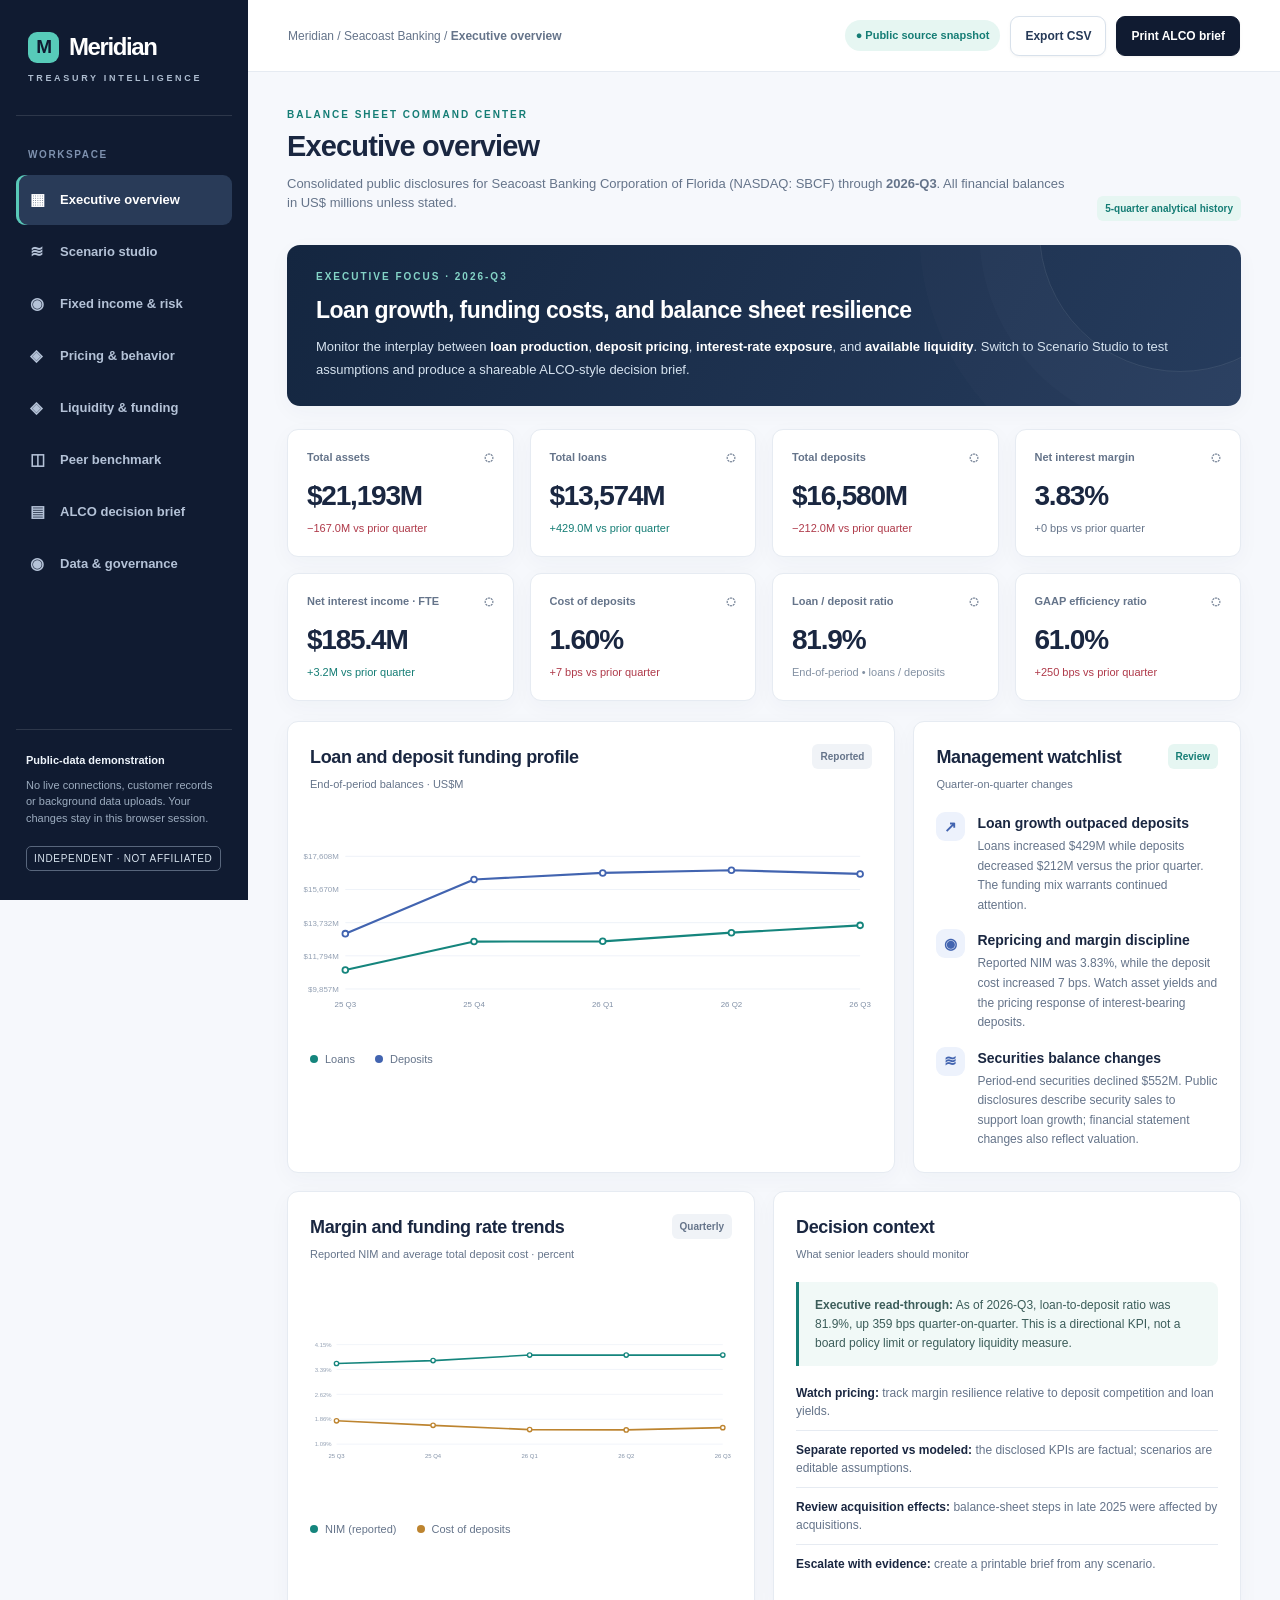
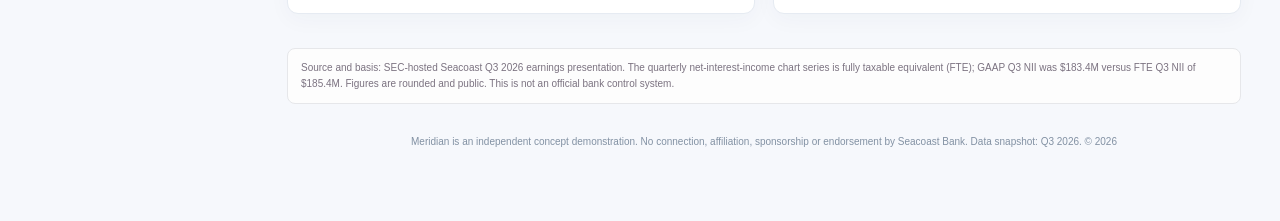
<file: dashboard.html>
<!doctype html><html lang="en"><head><meta charset="utf-8"><meta name="viewport" content="width=device-width, initial-scale=1"><title>Meridian | Seacoast Treasury Intelligence</title><meta name="description" content="Independent executive demo with verified public Seacoast banking disclosures, interest rate scenarios, funding stress and ALCO briefing."><style>:root{--navy:#101b31;--navy2:#172540;--ink:#1a2741;--sub:#65748a;--muted:#8391a3;--paper:#f6f8fc;--white:#fff;--line:#e6ebf2;--teal:#157d75;--tealSoft:#e6f6f2;--blue:#4264b0;--blueSoft:#edf2fc;--amber:#ae711d;--amberSoft:#fff5dd;--red:#af3a4a;--redSoft:#fcebee;--shadow:0 6px 22px rgba(32,50,81,.035)}
*{box-sizing:border-box}body{margin:0;background:var(--paper);font-family:Inter,-apple-system,BlinkMacSystemFont,"Segoe UI",Arial,sans-serif;color:var(--ink);font-size:14px;line-height:1.5}button,input,select{font:inherit}button{cursor:pointer}a{color:#205e97;text-decoration:none}a:hover{text-decoration:underline}button:focus-visible,input:focus-visible,select:focus-visible{outline:3px solid #77c9c1;outline-offset:2px}
.layout{display:grid;grid-template-columns:248px minmax(0,1fr);min-height:100vh}.sidebar{background:var(--navy);color:#cad5e4;padding:29px 16px;min-height:100vh;position:sticky;top:0;align-self:start;display:flex;flex-direction:column}.brand{padding:0 12px 29px;border-bottom:1px solid rgba(255,255,255,.12);margin-bottom:24px}.brand-logo{font-weight:850;font-size:24px;letter-spacing:-1.4px;color:#fff;display:flex;align-items:center;gap:10px}.mark{display:inline-grid;place-items:center;border-radius:9px;background:#57cbb9;width:31px;height:31px;color:var(--navy);font-size:19px;font-weight:900}.brand-cap{font-size:9px;letter-spacing:2.7px;text-transform:uppercase;color:#aebdd0;font-weight:750;margin-top:7px}.side-label{font-size:10px;letter-spacing:1.6px;font-weight:800;color:#7e91ae;text-transform:uppercase;margin:7px 12px 11px}.nav-btn{display:flex;align-items:center;gap:12px;width:100%;padding:13px 14px;margin:2px 0;border:0;border-radius:9px;color:#b4c2d7;background:transparent;text-align:left;font-weight:650;font-size:13px}.nav-btn.active{background:#293b58;color:#fff;box-shadow:inset 3px 0 #59c9b8}.nav-btn:hover{background:#243451;color:#fff}.nav-btn svg{width:18px;height:18px;stroke-width:1.8}.side-bottom{margin-top:auto;border-top:1px solid rgba(255,255,255,.12);padding:22px 10px 0;font-size:11px;color:#9cacbf}.side-bottom strong{color:#eef4fb}.demo-flag{margin-top:12px;display:inline-block;border:1px solid #58667c;border-radius:5px;padding:4px 7px;color:#d8e4ef;letter-spacing:.7px;font-size:10px}.workspace{min-width:0}.topbar{height:72px;background:#fff;border-bottom:1px solid var(--line);display:flex;align-items:center;justify-content:space-between;padding:0 40px;gap:12px}.crumb{font-size:12px;color:var(--sub)}.top-actions{display:flex;align-items:center;gap:10px}.status{font-weight:650;color:var(--teal);font-size:11px;background:var(--tealSoft);padding:7px 11px;border-radius:50px;white-space:nowrap}.btn{border:1px solid #d8e1eb;border-radius:9px;background:#fff;color:#253957;padding:10px 14px;font-size:12px;font-weight:750;box-shadow:0 1px 3px #ddd5}.btn:hover{background:#f0f4f8;text-decoration:none}.btn.primary{background:var(--navy);border-color:var(--navy);color:#fff}.btn.primary:hover{background:var(--navy2)}.btn.small{padding:8px 11px;font-size:11px}.content{max-width:1450px;margin:auto;padding:35px 39px 72px}.view{display:none}.view.active{display:block}.eyebrow{text-transform:uppercase;letter-spacing:2px;color:var(--teal);font-size:10px;font-weight:850;margin:0 0 7px}.page-head{display:flex;justify-content:space-between;align-items:flex-end;gap:20px;margin-bottom:24px}h1{margin:0;font-size:29px;letter-spacing:-.85px;line-height:1.2;font-weight:790}h2{font-size:18px;margin:0;letter-spacing:-.35px}h3{font-size:14px;margin:0;font-weight:800}p{margin:8px 0}.subtitle{color:var(--sub);max-width:900px;margin-top:10px;font-size:13px}.smallprint{font-size:11px;color:var(--muted)}.badge{font-size:10px;font-weight:750;color:var(--sub);background:#f0f3f7;border-radius:6px;padding:5px 8px;white-space:nowrap}.badge.teal{color:var(--teal);background:var(--tealSoft)}.badge.amber{color:var(--amber);background:var(--amberSoft)}.badge.red{color:var(--red);background:var(--redSoft)}
.hero{background:linear-gradient(118deg,#142640,#263c5d);border-radius:13px;padding:24px 29px;color:white;position:relative;overflow:hidden;box-shadow:var(--shadow);margin-bottom:23px}.hero:after{content:'';width:280px;height:280px;position:absolute;border:1px solid rgba(255,255,255,.09);border-radius:50%;right:-80px;top:-155px;box-shadow:0 0 0 60px rgba(255,255,255,.017),0 0 0 120px rgba(255,255,255,.012)}.hero .tag{font-size:10px;text-transform:uppercase;letter-spacing:2px;color:#84d4c7;font-weight:800}.hero h2{font-size:23px;letter-spacing:-.55px;margin:9px 0}.hero p{font-size:13px;line-height:1.75;color:#d6e3f0;max-width:880px;margin-bottom:0}.hero strong{color:#fff}.cols{display:grid;grid-template-columns:1fr 1fr;gap:18px}.cols.wide{grid-template-columns:1.3fr .7fr}.cols.wide-r{grid-template-columns:.77fr 1.23fr}.stat-grid{display:grid;grid-template-columns:repeat(4,minmax(0,1fr));gap:16px;margin-bottom:20px}.stat-grid.three{grid-template-columns:repeat(3,1fr)}.stat{background:#fff;border-radius:11px;border:1px solid var(--line);box-shadow:var(--shadow);padding:19px 19px 15px;min-height:128px}.stat-title{display:flex;justify-content:space-between;align-items:center;font-size:11px;color:var(--sub);font-weight:700}.stat-num{font-size:28px;font-weight:790;letter-spacing:-1.2px;line-height:1.28;margin-top:13px}.stat-foot{color:var(--muted);font-size:11px;margin-top:6px}.stat-foot strong{font-weight:800}.positive{color:var(--teal)!important}.negative{color:var(--red)!important}.neutral{color:var(--sub)!important}
.panel{background:#fff;border:1px solid var(--line);border-radius:11px;box-shadow:var(--shadow);padding:22px;margin-bottom:18px;min-width:0}.panel-head{display:flex;align-items:flex-start;justify-content:space-between;margin-bottom:20px;gap:12px}.panel-sub{font-size:11px;color:var(--sub);margin-top:5px}.chart-holder{min-height:220px}.chart-holder svg{width:100%;height:235px;display:block;overflow:visible}.legend{display:flex;flex-wrap:wrap;gap:20px;color:var(--sub);font-size:11px;margin-top:4px}.swatch{width:8px;height:8px;border-radius:50%;display:inline-block;margin-right:7px}.hr{border:0;border-top:1px solid var(--line);margin:18px 0}.brief-row{display:flex;gap:12px;margin-bottom:14px}.brief-row:last-child{margin-bottom:0}.bullet-icon{height:29px;width:29px;flex:0 0 29px;border-radius:9px;display:grid;place-items:center;background:var(--blueSoft);color:var(--blue);font-weight:850;font-size:15px}.brief-row h3{margin:1px 0 3px}.brief-row p{font-size:12px;line-height:1.63;color:var(--sub);margin:0}
.inputs{display:grid;grid-template-columns:repeat(2,minmax(0,1fr));gap:15px 22px}.control{border-bottom:1px solid var(--line);padding-bottom:14px}.control-top{display:flex;justify-content:space-between;gap:10px;margin-bottom:9px;align-items:baseline}.control label{font-size:12px;font-weight:700;color:#324058}.control output{font-weight:850;color:var(--navy);font-size:12px}.control input[type=range]{width:100%;accent-color:var(--teal);cursor:pointer}.control small{color:var(--muted);font-size:10px;display:block;margin-top:3px}.section-tag{font-weight:780;text-transform:uppercase;letter-spacing:1.2px;font-size:10px;color:var(--sub);margin-bottom:15px}.preset-bar{display:flex;gap:8px;flex-wrap:wrap}.preset{border:1px solid #dfe5ed;background:#fff;padding:9px 12px;border-radius:20px;color:#4a5d79;font-size:12px;font-weight:700}.preset.on{background:var(--tealSoft);color:var(--teal);border-color:#b2e4d9}.metric-big{font-size:37px;font-weight:800;letter-spacing:-1.6px}.metric-annotation{color:var(--sub);font-size:12px}.mini-kpis{display:grid;grid-template-columns:1fr 1fr;gap:10px}.mini-kpis>div{padding:13px;border:1px solid var(--line);border-radius:8px;background:#fbfcff}.mini-kpis .num{font-size:21px;font-weight:800;margin:5px 0}.mini-kpis .label{font-size:10px;color:var(--sub)}.formula{border-radius:9px;background:#f4f7fa;padding:15px;font:12px/1.6 "SFMono-Regular",Consolas,monospace;word-break:break-word;color:#39516c}.bar-track{width:100%;height:17px;border-radius:30px;background:#e9eef3;overflow:hidden;display:flex}.bar-track .fill{transition:width .35s ease}.meter-label{display:flex;justify-content:space-between;font-size:12px;font-weight:650;margin-bottom:8px}.callout{padding:14px 16px;border-left:3px solid var(--teal);background:#f1f9f7;color:#3c5d5a;font-size:12px;line-height:1.55;border-radius:0 8px 8px 0}.callout.warn{border-color:var(--amber);background:#fff9ed;color:#665337}.callout.red{border-color:var(--red);background:#fff3f3;color:#733e49}.table-scroll{width:100%;overflow:auto;border:1px solid var(--line);border-radius:9px}.data-table{width:100%;border-collapse:collapse;font-size:12px;white-space:nowrap;background:#fff}.data-table th{text-align:right;background:#f3f6fa;font-weight:800;color:#4b5a70;padding:12px 13px;border-bottom:1px solid var(--line);font-size:10px;text-transform:uppercase;letter-spacing:.3px}.data-table th:first-child,.data-table td:first-child{text-align:left}.data-table td{text-align:right;padding:12px 13px;border-bottom:1px solid var(--line);font-variant-numeric:tabular-nums}.data-table tr:last-child td{border:0}.data-table tr:hover td{background:#f8fafc}.data-table tr.current td{background:#ecf9f6;font-weight:700}.source-row{display:flex;gap:12px;border-bottom:1px solid var(--line);padding:16px 0}.source-row:last-child{border:0}.source-row b{font-size:12px}.source-row p{font-size:11px;color:var(--sub);margin:4px 0}.source-icon{font-size:16px;background:var(--blueSoft);border-radius:7px;width:32px;height:32px;display:grid;place-items:center;flex:0 0 32px}.upload{padding:24px;border-radius:10px;border:1px dashed #b9c8d9;background:#f8fbfd;text-align:center}.upload input[type=file]{width:100%;margin:14px auto;font-size:12px}.upload h3{margin:5px 0}.upload p{color:var(--sub);font-size:12px}.list-lite{list-style:none;margin:8px 0;padding:0}.list-lite li{border-bottom:1px solid var(--line);padding:10px 0;font-size:12px;color:var(--sub)}.list-lite li strong{color:var(--ink)}.list-lite li:last-child{border:0}.brief-doc{max-width:850px;margin:auto;background:white;border:1px solid #d9e1eb;padding:36px 40px;border-radius:11px;box-shadow:var(--shadow)}.brief-doc h2{font-size:22px;margin-bottom:15px}.brief-doc h3{margin:18px 0 7px}.brief-doc p,.brief-doc li{font-size:12px;line-height:1.7;color:#344458}.brief-doc ul{padding-left:21px}.brief-doc .meta{font-size:10px;color:var(--sub);text-transform:uppercase;letter-spacing:1.2px;border-bottom:1px solid var(--line);padding-bottom:15px;margin-bottom:24px}.brief-footer{border-top:1px solid var(--line);padding-top:10px;font-size:10px;color:var(--sub)}.toast{position:fixed;bottom:30px;right:34px;background:var(--navy);color:#fff;padding:12px 16px;border-radius:9px;box-shadow:0 7px 35px #1a2b3d33;z-index:50;display:none;font-size:12px}.inline-disclaimer{border:1px solid #e6e7ea;background:#fdfdfd;padding:11px 13px;border-radius:8px;color:#7b7280;font-size:10px;line-height:1.6;margin-top:16px}.footer{margin-top:30px;font-size:10px;color:#8291a3;text-align:center}
@media(max-width:1150px){.stat-grid{grid-template-columns:repeat(2,1fr)}.cols.wide,.cols.wide-r{grid-template-columns:1fr}.content{padding:25px 24px}.topbar{padding:0 24px}}
@media(max-width:720px){.layout{display:block}.sidebar{min-height:auto;position:relative;padding:12px;display:block}.brand{padding:0 3px 12px;margin-bottom:8px}.brand-cap,.side-label,.side-bottom{display:none}.nav-group{display:flex;overflow-x:auto;gap:5px}.nav-btn{width:auto;white-space:nowrap;padding:10px;font-size:11px}.nav-btn svg{display:none}.topbar{height:auto;min-height:68px;padding:12px;flex-wrap:wrap}.top-actions{gap:5px}.status{display:none}.btn{padding:8px;font-size:11px}.content{padding:20px 12px 44px}.page-head{display:block}h1{font-size:25px}.stat-grid{gap:9px}.stat{padding:15px;min-height:110px}.stat-num{font-size:24px}.stat-foot{font-size:10px}.cols,.inputs{grid-template-columns:1fr}.brief-doc{padding:20px}.hero{padding:21px}.hero h2{font-size:19px}}
@media print{body{background:#fff} .sidebar,.topbar,.page-head,.footer,.no-print,.toast{display:none!important}.layout{display:block}.workspace,.content{padding:0!important;max-width:none}.view{display:none!important}#view-brief{display:block!important}.brief-doc{box-shadow:none;border:0;padding:0;margin:0;max-width:none}.brief-doc p,.brief-doc li{font-size:11pt}.brief-doc h2{font-size:20pt}.brief-doc h3{font-size:13pt}@page{size:letter;margin:.65in}}
@media print{ @page{margin:.42in} .brief-doc p,.brief-doc li{font-size:9pt!important;line-height:1.42!important;margin:3px 0!important} .brief-doc h2{font-size:18pt!important;margin:0 0 8px!important} .brief-doc h3{font-size:11pt!important;margin:11px 0 4px!important} .brief-doc .meta{margin-bottom:11px!important;padding-bottom:8px!important;font-size:8pt!important} .brief-doc ul{margin:4px 0!important;padding-left:17px!important} .brief-footer{font-size:7.7pt!important;padding-top:6px!important} .brief-doc .eyebrow{margin:0 0 6px!important;font-size:7.8pt!important} }

/* Executive multi-quarter forecast workspace */
.forecast-shell{border-color:#c8e0dd}.forecast-config{display:grid;grid-template-columns:1fr 1fr;gap:15px}.forecast-config>label{font-size:12px;font-weight:750;color:#31445e}.forecast-config select{display:block;margin-top:8px;width:100%;max-width:300px;padding:11px 12px;border:1px solid #d8e2e8;border-radius:9px;background:#fff;color:#253a55;font:inherit;cursor:pointer}.forecast-config select:focus{outline:2px solid #73c2b9;outline-offset:2px}.forecast-growth{grid-column:1/-1;padding-top:9px}.forecast-metric-grid{display:grid;grid-template-columns:1fr 1fr;gap:14px}.forecast-mini{padding:17px;border:1px solid #e3eaf0;border-radius:9px;background:#fbfcfe;overflow:hidden}.forecast-mini h3{font-size:12px;color:#40566d}.forecast-mini svg{display:block;width:100%;height:auto;margin-top:9px}.forecast-summary{display:grid;grid-template-columns:1.8fr repeat(4,1fr);gap:10px;margin-top:15px}.forecast-summary>div{border:1px solid #e3eaf0;background:#fbfcff;border-radius:8px;padding:12px;min-width:0}.forecast-summary span{display:block;font-size:10px;color:#63758a;font-weight:700;min-height:30px}.forecast-summary strong{display:block;font-size:19px;letter-spacing:-.6px;color:#223b59;margin-top:5px}.forecast-summary .metric-big{font-size:29px;margin-top:2px}.forecast-table td:nth-child(7),.forecast-table th:nth-child(7){background:#f1f7f5}.forecast-table td{font-size:11px}.forecast-shell .inline-disclaimer{margin-top:19px}.forecast-metric-grid svg{max-height:180px}@media(max-width:1150px){.forecast-summary{grid-template-columns:repeat(3,minmax(0,1fr))}.forecast-summary>div:first-child{grid-column:span 2}}@media(max-width:720px){.forecast-config,.forecast-metric-grid{grid-template-columns:1fr}.forecast-summary{grid-template-columns:repeat(2,minmax(0,1fr))}.forecast-summary>div:first-child{grid-column:1/-1}}

.fi-primary-note{margin:0 0 18px;border-left:4px solid #d5ad56;padding:14px 18px;background:#fffbf1}.fi-stat-grid{grid-template-columns:repeat(3,minmax(0,1fr));margin:18px 0}.fi-stat-grid .stat-num{font-size:25px}.fi-head-actions{display:flex;gap:10px;flex-wrap:wrap}.fi-mix-row{display:grid;grid-template-columns:minmax(150px,1.5fr) minmax(90px,1fr) 55px;align-items:center;gap:14px;padding:10px 0;border-bottom:1px solid #ebf0f5;font-size:12px;color:#4c617b}.fi-mix-row b{text-align:right}.fi-track{height:9px;border-radius:7px;background:#e9eff4;overflow:hidden}.fi-track i{display:block;height:100%;background:#178c82;border-radius:6px}.fi-config-head{display:flex;gap:10px;align-items:center;flex-wrap:wrap;margin-bottom:20px}.fi-config-head span{margin-right:auto}.fi-slider-grid{display:grid;grid-template-columns:repeat(2,minmax(0,1fr));gap:14px 25px;margin:15px 0 21px}.fi-slider{display:block;padding:12px 16px;border:1px solid #dfebf2;border-radius:10px;background:#fbfdff}.fi-slider>span{display:flex;justify-content:space-between;color:#43556a;gap:10px;font-size:12px;font-weight:600;margin-bottom:12px}.fi-slider output{color:#137e73;white-space:nowrap}.fi-slider input[type=range]{width:100%;accent-color:#158a80}.fi-risk-summaries{display:grid;grid-template-columns:repeat(3,minmax(0,1fr));gap:12px;margin-bottom:15px}.fi-risk-summaries>div{padding:14px 12px;background:#f3f8fa;border-radius:10px}.fi-risk-summaries .label{font-size:11px;color:#71839a}.fi-risk-summaries strong{display:block;color:#243f54;font-size:21px;margin-top:5px}.fi-hbars{width:100%;max-width:920px;overflow-x:auto;margin:10px 0}.fi-hbars svg{width:100%;height:auto;min-width:620px}.fi-sync{display:flex;justify-content:space-between;align-items:center;gap:18px;padding:15px;background:#ecf6f3;border-radius:9px;margin-bottom:20px}.fi-sync p{margin:5px 0 0}.fi-check{display:flex;align-items:flex-start;gap:12px;max-width:480px;font-size:12px}.fi-check input{width:20px;height:20px;accent-color:#148477}.fi-check small{display:block;color:#56718b;font-weight:400;margin-top:6px}.fi-insights{display:grid;grid-template-columns:repeat(2,minmax(0,1fr));gap:15px;margin:20px 0}.fi-insights>div{border:1px solid #e1ecf3;border-radius:12px;padding:14px}.fi-insights span{display:block;font-size:12px;color:#658099}.fi-insights strong{display:block;font-size:26px;color:#24435d;margin-top:5px}.fi-forecast-card #fi-forecast-table{margin-top:14px}.fi-forecast-card .table-scroll{margin-top:12px}.fi-forecast-card h3{font-size:14px;color:#253d55}.fi-forecast-card svg{width:100%;height:auto}@media(max-width:950px){.fi-stat-grid,.fi-risk-summaries{grid-template-columns:repeat(2,minmax(0,1fr))}.fi-sync{flex-direction:column;align-items:flex-start}}@media(max-width:640px){.fi-stat-grid,.fi-risk-summaries,.fi-insights,.fi-slider-grid{grid-template-columns:1fr}.fi-mix-row{grid-template-columns:100px minmax(80px,1fr) 40px;gap:8px;font-size:11px}.fi-config-head{flex-direction:column;align-items:stretch}}

.pb-alert{margin:0 0 20px;background:#fff9e9;border-left:4px solid #d1a75a;padding:16px 18px;color:#475a70;border-radius:8px;font-size:13px;line-height:1.55}.pb-control-grid{display:grid;grid-template-columns:repeat(3,minmax(0,1fr));gap:13px}.pb-control{display:block;border:1px solid #dce8f0;background:#fafcfe;padding:14px;border-radius:12px}.pb-control>span{display:flex;justify-content:space-between;gap:8px;align-items:center;font-weight:700;font-size:12px;color:#344e63}.pb-control output{color:#12877a;white-space:nowrap}.pb-control input,.pb-control select{width:100%;margin:15px 0 7px;accent-color:#12877a}.pb-control select{border:1px solid #ccdae5;border-radius:6px;padding:9px;background:white}.pb-control small{display:block;font-size:11px;line-height:1.35;color:#8191a6}.pb-stat-grid .stat-num{font-size:25px}.pb-model-metrics{display:grid;grid-template-columns:repeat(3,1fr);gap:9px;margin-bottom:20px}.pb-model-metrics>div{background:#f0f6fa;border-radius:9px;padding:12px}.pb-model-metrics span{display:block;color:#73869b;font-size:11px}.pb-model-metrics b{display:block;color:#2b4c62;font-size:21px;margin-top:5px}.pb-peer-summary{padding:14px 17px;background:#f1f7f7;border-radius:11px;line-height:1.8;font-size:13px;color:#34556a}.pb-peer-summary strong{color:#1c6761}.pb-peer-summary small{font-size:11px;color:#68859c;display:block}.pb-risk-row{font-size:13px;margin:9px 0;line-height:1.55;color:#40546a}.pb-risk-row strong{color:#223e52}.pb-driver-list{margin:10px 0 20px;padding-left:20px;color:#52687d;line-height:1.65;font-size:13px}.pb-brief-title{font-size:14px;font-weight:700;color:#23445b}.pb-stat-grid .stat-foot{line-height:1.4}.pb-warning-inline{color:#a45b35;font-weight:700}.pb-mix-indicator{display:inline-block;width:8px;height:8px;border-radius:50%;margin-right:7px}.pb-forecast-svg svg{max-height:270px;width:100%}#pb-calibration-chart svg{width:100%;max-height:245px}#pb-peer-chart svg{width:100%;max-height:255px}#pb-chart-income svg,#pb-chart-balance svg{width:100%}#pb-deposit-cohorts .data-table,#pb-loan-cohorts .data-table{font-size:11px}@media(max-width:1050px){.pb-control-grid{grid-template-columns:repeat(2,1fr)}}@media(max-width:670px){.pb-control-grid{grid-template-columns:1fr}.pb-model-metrics{grid-template-columns:1fr}.pb-stat-grid{grid-template-columns:1fr}}

@media(min-width:1051px){.pb-stat-grid{grid-template-columns:repeat(4,minmax(0,1fr))}}
@media(min-width:671px) and (max-width:1050px){.pb-stat-grid{grid-template-columns:repeat(2,minmax(0,1fr))}}
</style></head><body>
<div class="layout"><aside class="sidebar"><div class="brand"><div class="brand-logo"><span class="mark">M</span> Meridian</div><div class="brand-cap">Treasury intelligence</div></div><div class="side-label">Workspace</div><nav class="nav-group" aria-label="Dashboard sections"><button class="nav-btn active" data-view="overview"><span aria-hidden="true" style="font-size:16px;min-width:18px">▦</span>Executive overview</button><button class="nav-btn " data-view="scenario"><span aria-hidden="true" style="font-size:16px;min-width:18px">≋</span>Scenario studio</button><button class="nav-btn " data-view="fixed-income"><span aria-hidden="true" style="font-size:16px;min-width:18px">◉</span>Fixed income & risk</button><button class="nav-btn " data-view="pricing"><span aria-hidden="true" style="font-size:16px;min-width:18px">◈</span>Pricing & behavior</button><button class="nav-btn " data-view="liquidity"><span aria-hidden="true" style="font-size:16px;min-width:18px">◈</span>Liquidity & funding</button><button class="nav-btn " data-view="peers"><span aria-hidden="true" style="font-size:16px;min-width:18px">◫</span>Peer benchmark</button><button class="nav-btn " data-view="brief"><span aria-hidden="true" style="font-size:16px;min-width:18px">▤</span>ALCO decision brief</button><button class="nav-btn " data-view="data"><span aria-hidden="true" style="font-size:16px;min-width:18px">◉</span>Data & governance</button></nav><div class="side-bottom"><strong>Public-data demonstration</strong><p>No live connections, customer records or background data uploads. Your changes stay in this browser session.</p><div class="demo-flag">INDEPENDENT · NOT AFFILIATED</div></div></aside><div class="workspace">
<header class="topbar"><div class="crumb">Meridian / Seacoast Banking / <strong id="crumbCurrent">Executive overview</strong></div><div class="top-actions"><span class="status">● Public source snapshot</span><button class="btn" id="btn-export" type="button">Export CSV</button><button class="btn primary" id="btn-print" type="button">Print ALCO brief</button></div></header><main class="content">
<section id="view-overview" class="view active"><div class="page-head"><div><p class="eyebrow">Balance sheet command center</p><h1>Executive overview</h1><p class="subtitle">Consolidated public disclosures for Seacoast Banking Corporation of Florida (NASDAQ: SBCF) through <b id="currentQuarter">2026-Q3</b>. All financial balances in US$ millions unless stated.</p></div><span class="badge teal">5-quarter analytical history</span></div>
<div class="hero"><div class="tag">Executive focus · <span id="heroQuarter">2026-Q3</span></div><h2>Loan growth, funding costs, and balance sheet resilience</h2><p>Monitor the interplay between <strong>loan production</strong>, <strong>deposit pricing</strong>, <strong>interest-rate exposure</strong>, and <strong>available liquidity</strong>. Switch to Scenario Studio to test assumptions and produce a shareable ALCO-style decision brief.</p></div>
<div class="stat-grid"><div class="stat"><div class="stat-title"><span>Total assets</span><span aria-hidden="true">◌</span></div><div class="stat-num" id="kpi-assets">—</div><div class="stat-foot" id="chg-assets"></div></div><div class="stat"><div class="stat-title"><span>Total loans</span><span aria-hidden="true">◌</span></div><div class="stat-num" id="kpi-loans">—</div><div class="stat-foot" id="chg-loans"></div></div><div class="stat"><div class="stat-title"><span>Total deposits</span><span aria-hidden="true">◌</span></div><div class="stat-num" id="kpi-deposits">—</div><div class="stat-foot" id="chg-deposits"></div></div><div class="stat"><div class="stat-title"><span>Net interest margin</span><span aria-hidden="true">◌</span></div><div class="stat-num" id="kpi-nim">—</div><div class="stat-foot" id="chg-nim"></div></div><div class="stat"><div class="stat-title"><span>Net interest income · FTE</span><span aria-hidden="true">◌</span></div><div class="stat-num" id="kpi-nii">—</div><div class="stat-foot" id="chg-nii"></div></div><div class="stat"><div class="stat-title"><span>Cost of deposits</span><span aria-hidden="true">◌</span></div><div class="stat-num" id="kpi-cost">—</div><div class="stat-foot" id="chg-cost"></div></div><div class="stat"><div class="stat-title"><span>Loan / deposit ratio</span><span aria-hidden="true">◌</span></div><div class="stat-num" id="kpi-ldr">—</div><div class="stat-foot" id="chg-ldr"></div></div><div class="stat"><div class="stat-title"><span>GAAP efficiency ratio</span><span aria-hidden="true">◌</span></div><div class="stat-num" id="kpi-eff">—</div><div class="stat-foot" id="chg-eff"></div></div></div><div class="cols wide"><div class="panel"><div class="panel-head"><div><h2>Loan and deposit funding profile</h2><div class="panel-sub">End-of-period balances · US$M</div></div><span class="badge">Reported</span></div><div class="chart-holder" id="chart-balance"></div></div><div class="panel"><div class="panel-head"><div><h2>Management watchlist</h2><div class="panel-sub">Quarter-on-quarter changes</div></div><span class="badge teal">Review</span></div><div id="overview-signals"></div></div></div>
<div class="cols"><div class="panel"><div class="panel-head"><div><h2>Margin and funding rate trends</h2><div class="panel-sub">Reported NIM and average total deposit cost · percent</div></div><span class="badge">Quarterly</span></div><div class="chart-holder" id="chart-margin"></div></div><div class="panel"><div class="panel-head"><div><h2>Decision context</h2><div class="panel-sub">What senior leaders should monitor</div></div></div><p class="callout" id="overview-take"></p><ul class="list-lite"><li><strong>Watch pricing:</strong> track margin resilience relative to deposit competition and loan yields.</li><li><strong>Separate reported vs modeled:</strong> the disclosed KPIs are factual; scenarios are editable assumptions.</li><li><strong>Review acquisition effects:</strong> balance-sheet steps in late 2025 were affected by acquisitions.</li><li><strong>Escalate with evidence:</strong> create a printable brief from any scenario.</li></ul></div></div>
<div class="inline-disclaimer">Source and basis: SEC-hosted Seacoast Q3 2026 earnings presentation. The quarterly net-interest-income chart series is fully taxable equivalent (FTE); GAAP Q3 NII was $183.4M versus FTE Q3 NII of $185.4M. Figures are rounded and public. This is not an official bank control system.</div></section>
<section id="view-scenario" class="view"><div class="page-head"><div><p class="eyebrow">Interest-rate risk</p><h1>Scenario studio</h1><p class="subtitle">Explore 4, 8, or 12 future quarters of GAAP net interest income, funding-cost and margin sensitivities. Public inputs; illustrative forward assumptions.</p></div><button class="btn" id="btn-export-assumptions" type="button">Export assumptions</button></div><div class="panel"><div class="panel-head"><div><h2>Scenario presets</h2><p class="panel-sub">Presets are illustrative and should not be treated as management guidance</p></div><span class="badge amber">User-calibrated model</span></div><div class="preset-bar"><button class="preset on" data-preset="base">Base · −100 bps</button><button class="preset" data-preset="down">Fast rate cuts</button><button class="preset" data-preset="up">+200 bps shock</button><button class="preset" data-preset="squeeze">Liquidity squeeze</button></div></div>
<div class="panel forecast-shell"><div class="panel-head"><div><h2>Multi-quarter forecast setup</h2><p class="panel-sub">Baseline and shocked paths are illustrative · starting from Q3 2026 reported results</p></div><span class="badge teal" id="forecast-period">2026-Q4 – 2028-Q3</span></div><div class="forecast-config"><label>Forecast horizon <select id="forecast-horizon" aria-label="Number of projected quarters"><option value="4">4 quarters · 1 year</option><option value="8">8 quarters · 2 years</option><option value="12">12 quarters · 3 years</option></select></label><label>Rate change reaches target in <select id="forecast-ramp" aria-label="Quarterly market rate path"><option value="1">Q1 · immediate</option><option value="4">Q4 · 1-year ramp</option><option value="8">Q8 · 2-year ramp</option></select></label><div class="forecast-growth"><div class="section-tag">Balance sheet growth · editable quarterly assumptions</div><div class="inputs"><div class="control"><div class="control-top"><label for="input-quarterly_loan_growth_pct">Quarterly loan growth</label><output id="value-quarterly_loan_growth_pct" for="input-quarterly_loan_growth_pct">—</output></div><input type="range" id="input-quarterly_loan_growth_pct" min="-3" max="4" step="0.25"/><small>Compounded each future quarter · illustrative</small></div><div class="control"><div class="control-top"><label for="input-quarterly_deposit_growth_pct">Quarterly deposit growth</label><output id="value-quarterly_deposit_growth_pct" for="input-quarterly_deposit_growth_pct">—</output></div><input type="range" id="input-quarterly_deposit_growth_pct" min="-3" max="4" step="0.25"/><small>Compounded each future quarter · illustrative</small></div><div class="control"><div class="control-top"><label for="input-quarterly_securities_growth_pct">Quarterly securities growth</label><output id="value-quarterly_securities_growth_pct" for="input-quarterly_securities_growth_pct">—</output></div><input type="range" id="input-quarterly_securities_growth_pct" min="-3" max="4" step="0.25"/><small>Compounded each future quarter · illustrative</small></div></div></div></div><div class="inline-disclaimer">The no-shock NII baseline scales latest-quarter GAAP NII by modeled loans plus securities. Each quarter’s change in rate follows the chosen ramp, and eligible 12-month repricing builds evenly over four quarters. These are simplified scenario mechanics, not bank guidance or a validated ALM cash-flow projection.</div></div>
<div class="panel"><div class="panel-head"><div><h2>Quarterly GAAP net interest income</h2><p class="panel-sub">Rate scenario versus unchanged-rate baseline · US$M per quarter</p></div><span class="badge">Forward estimate</span></div><div class="chart-holder" id="forecast-nii-chart"></div><div class="forecast-summary"><div><span>Cumulative NII variance · modeled horizon</span><div class="metric-big" id="forecast-cum-nii">—</div></div><div><span>Exit-quarter Δ NII</span><strong id="forecast-exit-nii">—</strong></div><div><span>Exit-quarter Δ NIM proxy</span><strong id="forecast-exit-nim">—</strong></div><div><span>Exit-quarter Δ deposit cost</span><strong id="forecast-exit-cost">—</strong></div><div><span>Exit loans / deposits</span><strong id="forecast-exit-ldr">—</strong></div></div></div>
<div class="panel"><div class="panel-head"><div><h2>Quarterly KPI variances</h2><p class="panel-sub">Zero reference = unchanged-rate case, except loans/deposits which is relative to the last reported quarter</p></div><span class="badge amber">Modeled · not reported</span></div><div class="forecast-metric-grid"><div class="forecast-mini"><h3>GAAP NII variance · $M/qtr</h3><div id="forecast-var-nii"></div></div><div class="forecast-mini"><h3>Indicative NIM variance · bps</h3><div id="forecast-var-nim"></div></div><div class="forecast-mini"><h3>Deposit cost variance · bps</h3><div id="forecast-var-cost"></div></div><div class="forecast-mini"><h3>Loan / deposit ratio change · bps</h3><div id="forecast-var-ldr"></div></div></div></div>
<div class="panel"><div class="panel-head"><div><h2>Projected KPI bridge · quarter by quarter</h2><p class="panel-sub">All forecast dollars in US$M. NII is GAAP-anchored, not FTE; positive/negative changes are from the unchanged-rate baseline.</p></div><button class="btn" id="btn-export-forecast" type="button">Download forecast CSV</button></div><div id="forecast-quarter-table"></div><p class="callout" id="forecast-readthrough" style="margin-top:16px"></p></div>
<div class="cols wide-r"><div><div class="panel"><div class="section-tag">Repricing assumptions</div><div class="inputs"><div class="control"><div class="control-top"><label for="input-rate_shock_bps">Parallel rate shock</label><output id="value-rate_shock_bps" for="input-rate_shock_bps">—</output></div><input type="range" id="input-rate_shock_bps" min="-300" max="300" step="25"/><small>Market yield curve shift; flat and immediate assumption</small></div><div class="control"><div class="control-top"><label for="input-loan_reprice_pct">Loans repricing in 12 months</label><output id="value-loan_reprice_pct" for="input-loan_reprice_pct">—</output></div><input type="range" id="input-loan_reprice_pct" min="0" max="100" step="5"/><small>Proxy for variable/floating and maturing loans</small></div><div class="control"><div class="control-top"><label for="input-loan_beta_pct">Loan yield pass-through</label><output id="value-loan_beta_pct" for="input-loan_beta_pct">—</output></div><input type="range" id="input-loan_beta_pct" min="0" max="100" step="5"/><small>Share of shock realized on repricing loan exposures</small></div><div class="control"><div class="control-top"><label for="input-securities_reprice_pct">Securities repricing in 12 months</label><output id="value-securities_reprice_pct" for="input-securities_reprice_pct">—</output></div><input type="range" id="input-securities_reprice_pct" min="0" max="100" step="5"/><small>Illustrative maturity and cash-flow repricing</small></div><div class="control"><div class="control-top"><label for="input-securities_beta_pct">Securities yield pass-through</label><output id="value-securities_beta_pct" for="input-securities_beta_pct">—</output></div><input type="range" id="input-securities_beta_pct" min="0" max="100" step="5"/><small>Yield change on repricing securities</small></div><div class="control"><div class="control-top"><label for="input-interest_bearing_deposit_share_pct">Interest-bearing deposit share</label><output id="value-interest_bearing_deposit_share_pct" for="input-interest_bearing_deposit_share_pct">—</output></div><input type="range" id="input-interest_bearing_deposit_share_pct" min="0" max="100" step="5"/><small>Not disclosed for this scenario; editable assumption</small></div><div class="control"><div class="control-top"><label for="input-deposit_beta_pct">Deposit pricing beta</label><output id="value-deposit_beta_pct" for="input-deposit_beta_pct">—</output></div><input type="range" id="input-deposit_beta_pct" min="0" max="100" step="5"/><small>Deposit rate response relative to market shock</small></div><div class="control"><div class="control-top"><label for="input-wholesale_reprice_pct">Wholesale funding repricing</label><output id="value-wholesale_reprice_pct" for="input-wholesale_reprice_pct">—</output></div><input type="range" id="input-wholesale_reprice_pct" min="0" max="100" step="5"/><small>Applied to reported quarterly average borrowing balance</small></div><div class="control"><div class="control-top"><label for="input-wholesale_beta_pct">Wholesale funding pass-through</label><output id="value-wholesale_beta_pct" for="input-wholesale_beta_pct">—</output></div><input type="range" id="input-wholesale_beta_pct" min="0" max="100" step="5"/><small>Funding cost response to market shock</small></div></div></div><div class="panel"><div class="section-tag">Funding stress assumptions</div><div class="inputs"><div class="control"><div class="control-top"><label for="input-uninsured_runoff_pct">Uninsured deposit runoff</label><output id="value-uninsured_runoff_pct" for="input-uninsured_runoff_pct">—</output></div><input type="range" id="input-uninsured_runoff_pct" min="0" max="100" step="1"/><small>Stress withdrawal share of uninsured deposit proxy</small></div><div class="control"><div class="control-top"><label for="input-insured_runoff_pct">Other deposit runoff</label><output id="value-insured_runoff_pct" for="input-insured_runoff_pct">—</output></div><input type="range" id="input-insured_runoff_pct" min="0" max="100" step="1"/><small>Stress withdrawal share of other deposits</small></div><div class="control"><div class="control-top"><label for="input-borrowing_capacity_haircut_pct">Capacity availability haircut</label><output id="value-borrowing_capacity_haircut_pct" for="input-borrowing_capacity_haircut_pct">—</output></div><input type="range" id="input-borrowing_capacity_haircut_pct" min="0" max="100" step="5"/><small>Conservatism on disclosed potential borrowing capacity</small></div><div class="control"><div class="control-top"><label for="input-replacement_funding_cost_pct">Replacement funding cost</label><output id="value-replacement_funding_cost_pct" for="input-replacement_funding_cost_pct">—</output></div><input type="range" id="input-replacement_funding_cost_pct" min="0" max="12" step="0.25"/><small>Used for separate incremental funding expense sensitivity</small></div></div></div></div><div><div class="panel"><div class="section-tag">Static annualized rate-impact reference</div><div class="metric-big" id="scenario-change">—</div><div class="metric-annotation" id="scenario-base"></div><hr class="hr"/><div class="mini-kpis"><div><div class="label">Asset-side impact</div><div class="num" id="scenario-earn">—</div></div><div><div class="label">Funding-side impact</div><div class="num" id="scenario-fund">—</div></div><div><div class="label">Relative to GAAP NII run-rate</div><div class="num" id="scenario-netpct">—</div></div><div><div class="label">Liquidity stress proxy</div><div class="num" id="scenario-cover">—</div></div></div><hr class="hr"/><p class="smallprint" id="scenario-interpret"></p></div><div class="panel"><h2>Transparent calculation</h2><p class="panel-sub">US$M; simple rate repricing contribution</p><div class="formula" id="scenario-expression">—</div><div class="callout warn" style="margin-top:15px">Not a supervisory EaR/EVE model. The *static* calculation is a full-target limit-case; the above multi-quarter simulation adds a simple rate path and balance growth, but still excludes contractual cash-flow schedules, yield curve shape, deposit behavioral dynamics, optionality, hedging, credit provisions, capital effects and validation.</div></div></div></div><div id="scenario-fi-bridge" class="panel"></div><div id="scenario-pb-bridge" class="panel"></div></section>
<section id="view-fixed-income" class="view">
 <div class="page-head"><div><p class="eyebrow">Investment portfolio / Asset-liability management</p><h1>Fixed income &amp; risk</h1><p class="subtitle">Seacoast Banking Corporation · Securities as of September 30, 2026. Reported accounting values; independently modeled rate, spread, and cash-flow sensitivities.</p></div><div class="fi-head-actions"><button id="fi-export" class="btn">Export risk CSV</button><button id="fi-copy-summary" class="btn">Export brief</button></div></div>
 <div class="inline-disclaimer fi-primary-note"><strong>Governance:</strong> This is an independent aggregate-category risk prototype. It does <strong>not</strong> have CUSIP holdings, modeled option-adjusted cash flows, market OAS, agency prepayment models, or hedge sensitivities. Only accounting balances, aggregate quarterly book yield, and the approximate five-year AFS duration are company-reported. All bucket durations, convexities, spread durations, portfolio runoff and reinvestment assumptions are hypothetical.</div>
 <div class="stat-grid fi-stat-grid">
  <div class="stat"><div class="stat-title">AFS fair value · reported</div><div class="stat-num" id="fi-kpi-afs">—</div><div class="stat-foot">Carried at fair value</div></div>
  <div class="stat"><div class="stat-title">HTM fair value · disclosed</div><div class="stat-num" id="fi-kpi-htm">—</div><div class="stat-foot">Not HTM carrying amount</div></div>
  <div class="stat"><div class="stat-title">Combined unrealized gain / loss</div><div class="stat-num" id="fi-kpi-loss">—</div><div class="stat-foot">Pre-tax; not all through AOCI</div></div>
  <div class="stat"><div class="stat-title">Quarterly securities yield</div><div class="stat-num" id="fi-kpi-yield">—</div><div class="stat-foot">Reported aggregate taxable-equivalent yield</div></div>
  <div class="stat"><div class="stat-title">Indicative total rate DV01</div><div class="stat-num" id="fi-kpi-dv01">—</div><div class="stat-foot">Modeled; AFS + HTM, not hedge-adjusted</div></div>
  <div class="stat"><div class="stat-title">AFS duration · proxy</div><div class="stat-num" id="fi-kpi-duration">—</div><div class="stat-foot">Compared with ~5 yr reported duration</div></div>
 </div>
 <div class="cols wide">
  <div class="panel"><div class="panel-head"><div><h2>Reported securities mix</h2><p class="panel-sub">Total fair value shares by security category</p></div><span class="badge">Reported</span></div><div id="fi-mix-bars"></div></div>
  <div class="panel"><div class="panel-head"><div><h2>Accounting reconciliation</h2><p class="panel-sub">AFS versus HTM · market price and book cost</p></div><span class="badge teal">Reconciled</span></div><p id="fi-portfolio-bridge" class="callout"></p><p class="panel-sub"><strong>AFS</strong> fair-value changes generally affect AOCI, subject to accounting rules and hedges. <strong>HTM</strong> fair value is disclosed, but not recognized through AOCI simply because rates move. The sensitivity results below are pre-tax, gross of hedges and not a prediction of capital.</p></div>
 </div>
 <div class="panel"><div class="panel-head"><div><h2>Rate and spread risk studio</h2><p class="panel-sub">Shock the current disclosed fair-value balances; choose spreads independently of rates</p></div><span class="badge amber">Illustrative assumptions</span></div>
  <div class="fi-config-head"><span><strong>Current linked rate shock:</strong> <b id="fi-rate-used">—</b></span><button class="btn" type="button" onclick="show('scenario')">Edit bank rate path</button><button class="btn" type="button" id="fi-reset">Reset securities assumptions</button><button class="btn" type="button" id="fi-export-assumptions">Export assumptions</button></div>
  <div class="fi-slider-grid">
   <label class="fi-slider"><span>Agency MBS spread shock <output id="fi-out-agency_mbs_spread_bps"></output></span><input data-fi-setting="agency_mbs_spread_bps" type="range" min="-100" max="250" step="5"/></label>
   <label class="fi-slider"><span>CLO spread shock <output id="fi-out-clo_spread_bps"></output></span><input data-fi-setting="clo_spread_bps" type="range" min="-100" max="300" step="5"/></label>
   <label class="fi-slider"><span>Municipal spread shock <output id="fi-out-municipal_spread_bps"></output></span><input data-fi-setting="municipal_spread_bps" type="range" min="-100" max="300" step="5"/></label>
   <label class="fi-slider"><span>Other credit spread shock <output id="fi-out-other_credit_spread_bps"></output></span><input data-fi-setting="other_credit_spread_bps" type="range" min="-100" max="300" step="5"/></label>
  </div>
  <div class="fi-risk-summaries">
   <div><div class="label">Total modeled fair-value Δ</div><strong id="fi-risk-net">—</strong></div>
   <div><div class="label">Rate effect</div><strong id="fi-risk-rate">—</strong></div>
   <div><div class="label">Spread effect</div><strong id="fi-risk-spread">—</strong></div>
   <div><div class="label">Convexity effect</div><strong id="fi-risk-convexity">—</strong></div>
   <div><div class="label">AFS gross modeled Δ</div><strong id="fi-afs-risk">—</strong></div>
   <div><div class="label">HTM gross modeled Δ</div><strong id="fi-htm-risk">—</strong></div>
  </div>
  <div id="fi-risk-bars" class="fi-hbars"></div>
  <p class="panel-sub">Calculation: ΔFV ≈ −MV × rate duration × rate shock − MV × spread duration × spread shock + ½ × MV × convexity × (rate + spread shock)². Assumed bucket sensitivities are not dealer quotes or security-specific OAS models. Agency MBS option risk is only approximated.</p>
 </div>
 <div class="panel fi-forecast-card"><div class="panel-head"><div><h2>Forward securities income · portfolio sleeve</h2><p class="panel-sub">Quarter-by-quarter principal recycling, hypothetical reinvestment yields, and scenario interest income</p></div><span class="badge teal" id="fi-forecast-period">—</span></div>
  <div class="fi-sync"><div><b>Linked to the Scenario Studio</b><p class="panel-sub" id="fi-sync-horizon"></p></div><label class="fi-check"><input type="checkbox" id="fi-use-sleeve"/> <span><b>Replace securities income leg in bank NII forecast</b><small id="fi-link-status">—</small></span></label></div>
  <div class="fi-slider-grid">
    <label class="fi-slider"><span>Reinvestment base yield <output id="fi-out-new_investment_yield_pct"></output></span><input data-fi-setting="new_investment_yield_pct" type="range" min="0" max="10" step="0.1"/></label>
    <label class="fi-slider"><span>Rate pass-through on reinvestment <output id="fi-out-reinvestment_beta_pct"></output></span><input data-fi-setting="reinvestment_beta_pct" type="range" min="0" max="150" step="5"/></label>
    <label class="fi-slider"><span>Principal recycling / quarter <output id="fi-out-quarterly_principal_return_pct"></output></span><input data-fi-setting="quarterly_principal_return_pct" type="range" min="0" max="10" step="0.25"/></label>
    <label class="fi-slider"><span>Prepayment factor <output id="fi-out-prepayment_multiplier"></output></span><input data-fi-setting="prepayment_multiplier" type="range" min="0.5" max="2" step="0.05"/></label>
    <label class="fi-slider"><span>Floating rate share (proxy) <output id="fi-out-floating_share_pct"></output></span><input data-fi-setting="floating_share_pct" type="range" min="0" max="30" step="0.5"/></label>
    <label class="fi-slider"><span>Floating income beta <output id="fi-out-floating_income_beta_pct"></output></span><input data-fi-setting="floating_income_beta_pct" type="range" min="0" max="150" step="5"/></label>
  </div>
  <div class="fi-insights"><div><span>Cumulative securities income variance</span><strong id="fi-forecast-cum">—</strong></div><div><span>Final quarter income variance</span><strong id="fi-forecast-exit">—</strong></div></div>
  <div class="cols"><div><h3>Quarterly interest income · $M</h3><div id="fi-forecast-chart"></div></div><div><h3>Quarterly income variance · $M</h3><div id="fi-variance-bars"></div></div></div>
  <p id="fi-reconcile-text" class="callout"></p>
  <button class="btn" id="fi-export-forecast" type="button">Export securities forecast CSV</button>
  <div id="fi-forecast-table"></div>
  <p class="panel-sub">Securities interest income here is a management what-if proxy based on the reported 4.52% average taxable-equivalent securities yield. It is <strong>not GAAP securities interest income</strong>, not an accounting amortization schedule and not an independent reported yield curve. Existing bank forecast NII is GAAP; the incremental comparison is directional, not a bank-wide NII reconciliation.</p>
 </div>
 <div class="panel"><div class="panel-head"><div><h2>Security-category inventory & model audit</h2><p class="panel-sub">Carrying versus market values are sourced; duration/convexity proxies are illustrative and editable in the accompanying workbook</p></div><span class="badge">9 public categories</span></div><div id="fi-categories"></div><div class="inline-disclaimer">For production deployment obtain a position-level security master (CUSIP, coupon, settlement, factors, call/prepayment options, prices), vendor OAS curves, hedges, an independently validated mortgage model, and accounting/regulatory capital sign-off. <a href="https://www.sec.gov/Archives/edgar/data/730708/000162828026070242/sbcf-20260930.htm" target="_blank" rel="noopener">Seacoast Q3 2026 10-Q, Note 3 and Interest Rate Sensitivity ↗</a></div></div>
</section>
<section id="view-pricing" class="view">
  <div class="page-head"><div><p class="eyebrow">Retail & commercial product economics</p><h1>Pricing & behavioral analytics</h1>
  <p class="subtitle">Executive decisions on deposit pricing, loan economics, competitive positioning and behavioral assumptions. Public peer benchmarks; fully synthetic customer and cohort models.</p></div>
  <div class="fi-head-actions"><button id="pb-export-forecast" class="btn" type="button">Export forecast CSV</button><button id="pb-export-settings" class="btn" type="button">Export assumptions</button></div></div>
  <div class="pb-alert"><strong>Source and model boundary.</strong> Seacoast Q3 2026 loan/deposit totals, cost of deposits and core loan yield are publicly reported. Product pricing, customer rate elasticity, FTP, customer-level attrition and prepayments are <strong>illustrative assumptions</strong>. The synthetic statistical exercise is not evidence of real customer behavior. No customer PII is used.</div>
  <div class="stat-grid fi-stat-grid pb-stat-grid">
    <div class="stat"><div class="stat-title">8Q incremental FTP contribution</div><div class="stat-num" id="pb-kpi-cum">—</div><div class="stat-foot">Price + modeled balances vs unchanged-price baseline</div></div>
    <div class="stat"><div class="stat-title">8Q deposit balance effect</div><div class="stat-num" id="pb-kpi-deposits">—</div><div class="stat-foot">Scenario minus baseline, exit quarter</div></div>
    <div class="stat"><div class="stat-title">8Q loan balance effect</div><div class="stat-num" id="pb-kpi-loans">—</div><div class="stat-foot">Pricing elasticity and prepayments</div></div>
    <div class="stat"><div class="stat-title">Holdout attrition AUC</div><div class="stat-num" id="pb-kpi-auc">—</div><div class="stat-foot">Synthetic holdout only · not bank-calibrated</div></div>
  </div>
  <div class="panel"><div class="panel-head"><div><h2>Management pricing controls</h2><p class="panel-sub">Compare a proposed product-wide price action against a same-rate-path unchanged-offer baseline. No automatic adjustments to GAAP NII.</p></div><button class="btn" id="pb-reset" type="button">Reset demonstration</button></div>
    <div class="pb-control-grid">
      <label class="pb-control"><span>Deposit customer rate change <output id="pb-o-deposit_pricing_delta_bps">—</output></span><input type="range" min="-100" max="150" step="5" data-pb-setting="deposit_pricing_delta_bps"><small>On three interest-bearing illustrative cohorts, bps</small></label>
      <label class="pb-control"><span>New / renewed loan price change <output id="pb-o-loan_pricing_delta_bps">—</output></span><input type="range" min="-100" max="150" step="5" data-pb-setting="loan_pricing_delta_bps"><small>Applied to modeled repricing share, bps</small></label>
      <label class="pb-control"><span>Marginal funds transfer price <output id="pb-o-ftp_rate_pct">—</output></span><input type="range" min="1" max="6.5" step="0.1" data-pb-setting="ftp_rate_pct"><small>Internal economic transfer rate proxy, not disclosed</small></label>
      <label class="pb-control"><span>Baseline quarterly new loan volume <output id="pb-o-quarterly_new_loans_mm">—</output></span><input type="range" min="0" max="300" step="5" data-pb-setting="quarterly_new_loans_mm"><small>Illustrative $M of originations per quarter</small></label>
      <label class="pb-control"><span>Loan volume price elasticity <output id="pb-o-loan_volume_elasticity">—</output></span><input type="range" min="0" max="2" step="0.05" data-pb-setting="loan_volume_elasticity"><small>Sensitivity to a percentage-point price discount</small></label>
      <label class="pb-control"><span>Forecast horizon <output id="pb-o-forecast_quarters">—</output></span><select id="pb-horizon"><option value="4">4 quarters</option><option value="8">8 quarters</option><option value="12">12 quarters</option></select><small>Bank-wide rate scenario and growth remain synchronized</small></label>
    </div>
  </div>
  <div class="cols wide">
    <div class="panel"><div class="panel-head"><div><h2>Quarterly incremental FTP contribution</h2><p class="panel-sub">Deposit pricing vs loan pricing economics · $M</p></div><span class="badge amber">Illustrative</span></div><div id="pb-chart-income"></div></div>
    <div class="panel"><div class="panel-head"><div><h2>Customer balance impact</h2><p class="panel-sub">Change from unchanged-price baseline · $M</p></div><span class="badge amber">Illustrative</span></div><div id="pb-chart-balance"></div></div>
  </div>
  <div class="panel"><div class="panel-head"><div><h2>Pricing economics by quarter</h2><p class="panel-sub">FTP-adjusted contribution ≠ reported GAAP net interest income. Excludes pricing execution, taxes, capital charges, servicing and credit loss costs unless separately shown.</p></div><span class="badge" id="pb-quarter-range">—</span></div><div id="pb-table-forecast"></div></div>
  <div class="cols wide">
    <div class="panel"><div class="panel-head"><div><h2>Deposit attrition & repricing</h2><p class="panel-sub">Illustrative deposits scaled to reported total and 47% consumer / 53% business split</p></div><span class="badge amber">Synthetic cohorts</span></div><div id="pb-deposit-cohorts"></div></div>
    <div class="panel"><div class="panel-head"><div><h2>Loan prepayment & pricing</h2><p class="panel-sub">Illustrative loans scaled to disclosed loan mix of 75% business/CRE, 24% residential, 1% consumer</p></div><span class="badge amber">Synthetic cohorts</span></div><div id="pb-loan-cohorts"></div></div>
  </div>
  <div class="panel"><div class="panel-head"><div><h2>Peer benchmarking · Q3 2026</h2><p class="panel-sub">Publicly verified consolidated reported ratios, rather than unverified advertised product rates</p></div><span class="badge teal">Sourced</span></div>
    <div class="cols wide"><div><div id="pb-peer-chart"></div></div><div id="pb-peer-summary" class="pb-peer-summary"></div></div>
    <div id="pb-peer-table"></div><div class="inline-disclaimer">Peer margins may differ by FTE basis, acquisition accretion, asset mix, and balance sheet composition. BankUnited's reported NIM basis has not been independently normalized; its NIM is excluded from matching-basis peer averages. Deposit costs are bank-level averages and <strong>not</strong> posted rates for new customers.</div>
  </div>
  <div class="cols wide">
    <div class="panel"><div class="panel-head"><div><h2>Statistical customer behavior demonstration</h2><p class="panel-sub">Logistic regression on 1,800 generated customer profiles; deterministic holdout with no bank observations</p></div><span class="badge amber">Synthetic only</span></div>
      <div class="pb-model-metrics"><div><span>Holdout AUC</span><b id="pb-stat-auc">—</b></div><div><span>Holdout Brier loss</span><b id="pb-stat-brier">—</b></div><div><span>Holdout sample</span><b id="pb-stat-n">—</b></div></div>
      <div id="pb-calibration-chart"></div><p class="panel-sub">Synthetic calibration quintiles: average model-predicted attrition versus observed simulated labels. The exercise shows how a model would be evaluated, not whether it will work at Seacoast.</p>
    </div>
    <div class="panel"><div class="panel-head"><div><h2>Decision brief & critical caveats</h2><p class="panel-sub">Dynamic decision memo based on selected assumptions</p></div><span class="badge">For review</span></div>
      <div id="pb-decision-summary"></div><button id="pb-export-memo" type="button" class="btn">Export pricing committee memo</button>
      <div class="inline-disclaimer">A production model needs core banking account history, actual offer rates, loan vintages, prepayment flags, servicing / expected credit losses, acquisition costs, FTP curves, fair-lending review, and independent model validation.</div>
    </div>
  </div>
  <div class="panel"><div class="panel-head"><div><h2>Integration with the multi-quarter Scenario Studio</h2><p class="panel-sub">Consistent quarters and market rate path; overlay remains separate from the official GAAP-anchored forecast</p></div><span class="badge amber">Not additive</span></div>
    <div class="cols"><p id="pb-scenario-crosswalk">—</p><div><button class="btn" id="pb-jump-scenario" type="button">Review bank-wide scenario</button><p class="panel-sub">This FTP-adjusted pricing economic bridge is shown separately to avoid adding internal transfer-price measures to GAAP NII without a full accounting reconciliation.</p></div></div>
  </div>
  <div class="panel"><div class="panel-head"><div><h2>Sources & analytical ownership</h2></div></div>
    <p><strong>Reported data:</strong> 2026 Q3 Seacoast earnings release and investor presentation; Ameris, SouthState and BankUnited Q3 earnings. <strong>Demonstration data:</strong> all customer observations, cohort mix, pricing assumptions, rate elasticity, FTP and prepayment hazard functions are simulated. Synthetic holdout AUC does not imply predictive validity.</p>
    <p class="panel-sub">Inputs and detailed model methodology are included in the package under <code>data/</code> and <code>docs/PRICING_BEHAVIOR_METHODOLOGY.md</code>. Peer citations appear as links in the comparison table.</p>
  </div>
</section>
<section id="view-liquidity" class="view"><div class="page-head"><div><p class="eyebrow">Funding resilience</p><h1>Liquidity & funding</h1><p class="subtitle">Illustrative deposit runoff and funding replacement sensitivity using disclosed cash, borrowing capacity, and the Q3 uninsured-deposit percentage. Adjust stress assumptions in Scenario Studio.</p></div><button class="btn" onclick="document.querySelector('[data-view=scenario]').click()">Adjust stress controls</button></div><div class="stat-grid three"><div class="stat"><div class="stat-title">Uninsured deposit proxy</div><div class="stat-num" id="liq-uninsured">—</div><div class="stat-foot">36% disclosed share × period-end deposits</div></div><div class="stat"><div class="stat-title">Modeled deposit runoff</div><div class="stat-num" id="liq-runoff">—</div><div class="stat-foot">Uninsured + other deposit stress outflows</div></div><div class="stat"><div class="stat-title">Illustrative liquidity coverage</div><div class="stat-num" id="liq-cover">—</div><div class="stat-foot">Cash + haircut-adjusted capacity / runoff</div></div></div><div class="cols wide"><div class="panel"><div class="panel-head"><div><h2>Stressed liquidity bridge</h2><p class="panel-sub">Contingent capacity is not immediately available cash</p></div><span class="badge amber">Non-regulatory proxy</span></div><div id="liquidity-bars"></div><hr class="hr"/><div id="liq-observation"></div></div><div class="panel"><div class="panel-head"><div><h2>Disclosed liquidity anchors</h2><p class="panel-sub">Q3 2026 company filing</p></div><span class="badge">Reported</span></div><div class="mini-kpis"><div><div class="label">Cash</div><div class="num" id="liq-cash">—</div></div><div><div class="label">Potential borrowing capacity</div><div class="num" id="liq-available">—</div></div><div><div class="label">Usable after scenario haircut</div><div class="num" id="liq-facility">—</div></div><div><div class="label">Cash + stressed capacity</div><div class="num" id="liq-sources">—</div></div></div></div></div><div class="panel"><div class="panel-head"><div><h2>Replacement funding cost</h2><p class="panel-sub">Separate sensitivity · assumes full replacement of modeled runoff</p></div><span class="badge amber">Illustrative</span></div><div class="cols"><div><div class="metric-big negative" id="liq-replacement">—</div><p class="panel-sub">Estimated annualized funding expense increase, not a forecast and not automatically additive to rate scenario results.</p></div><p class="callout warn">Uses the reported blended cost of deposits (1.60%) as the displaced funding cost proxy, not an account-level marginal cost. A real analysis requires deposit product and account-level rates, remaining tenors, insured/uninsured concentration, eligibility and hedges.</p></div></div></section>
<section id="view-peers" class="view"><div class="page-head"><div><p class="eyebrow">Competitive intelligence</p><h1>Peer benchmark</h1><p class="subtitle">Import peer data sourced from FDIC Call Reports or verified company filings. Calculated loan-to-deposit ratios let you compare institutions with consistent period and metric definitions.</p></div><span class="badge" id="peer-count">0 peers imported</span></div><div class="cols wide-r"><div class="panel"><h2>1 · Load verified peer results</h2><p class="panel-sub">CSV import stays on your computer. Never substitute invented bank figures.</p><div class="upload"><h3>Choose a peer comparison CSV</h3><p>Required: institution, quarter, assets_mm, loans_mm, deposits_mm, nim_pct, deposit_cost_pct, source_url</p><input id="input-peer-csv" aria-label="Import peer comparison CSV" type="file" accept=".csv,text/csv"/><button class="btn" id="btn-peer-template">Download blank template</button></div></div><div class="panel"><h2>2 · Review benchmarks</h2><p class="panel-sub">Comparisons should use one reporting quarter and comparable GAAP/FTE definitions.</p><div id="peer-table"></div><div class="inline-disclaimer">Different institutions may disclose NIM on taxable-equivalent bases, use different consolidation scopes, or have materially different loan mixes. Comparable results require validation by an analyst.</div></div></div></section>
<section id="view-brief" class="view"><div class="page-head no-print"><div><p class="eyebrow">Committee-ready communication</p><h1>ALCO decision brief</h1><p class="subtitle">A concise, automatically updated brief from the current data snapshot and selected assumptions. Suitable for review, not circulation as an approved bank assessment.</p></div><div><button id="btn-copy-brief" class="btn">Copy / save text</button> <button id="btn-print-brief" class="btn primary">Print to PDF</button></div></div><div class="brief-doc"><p class="eyebrow">Treasury / Management briefing · <span id="brief-asof">2026-Q3</span></p><div id="brief-body"></div></div></section>
<section id="view-data" class="view"><div class="page-head"><div><p class="eyebrow">Trusted analytics</p><h1>Data & governance</h1><p class="subtitle">Understand exactly where numbers come from, which values are independently modeled, and how to replace the quarterly data file without altering the application code.</p></div><span class="badge teal" id="data-rows">5 verified quarterly rows</span></div><div class="panel"><div class="panel-head"><div><h2>Historical public source data</h2><p class="panel-sub">As reported; balance sheet US$M, ratios in percentage points</p></div><span class="badge">Latest row shaded</span></div><div id="data-table"></div></div><div class="cols"><div class="panel"><h2>Import or restore data</h2><p class="panel-sub">Validated import; required headers in supplied CSV. Imports are in-memory until you close the page.</p><div class="upload"><h3>Load quarterly data CSV</h3><p>Use <code>data/seacoast_quarterly.csv</code>. Latest quarter must remain 2026-Q3 until the model and snapshot are rebuilt.</p><input type="file" id="input-historical-csv" aria-label="Import historical Seacoast quarterly CSV" accept=".csv,text/csv"/><button class="btn" id="btn-reset-data">Restore verified snapshot</button></div></div><div class="panel"><h2>Source register</h2><div class="source-row"><div class="source-icon">▤</div><div><b>SEC • Q3 2026 earnings presentation</b><p>Five quarterly periods: balances, NIM, deposit costs, FTE NII, credit and efficiency ratios</p><a target="_blank" rel="noopener" href="https://www.sec.gov/Archives/edgar/data/730708/000162828026067572/sbcf3q2026earningspresen.htm">Open primary presentation ↗</a></div></div><div class="source-row"><div class="source-icon">▤</div><div><b>SEC • Q3 2026 earnings release</b><p>GAAP NII, liquidity, borrowing, uninsured deposits, capital, and narrative</p><a target="_blank" rel="noopener" href="https://www.sec.gov/Archives/edgar/data/730708/000162828026067572/sbcf3qearningsrelease.htm">Open primary release ↗</a></div></div><div class="source-row"><div class="source-icon">▤</div><div><b>FDIC BankFind & FFIEC Call Reports</b><p>Future validated peer and subsidiary-bank regulatory data sources; not preloaded as peer metrics</p><a href="https://banks.data.fdic.gov/bankfind-suite/bulkData" target="_blank" rel="noopener">FDIC data center ↗</a></div></div></div></div><div class="panel"><h2>Model control checklist</h2><div class="cols"><ul class="list-lite"><li><strong>Data classification:</strong> consolidated public reporting, not internal operational reporting</li><li><strong>Sources:</strong> file-level origin and slide locators supplied with each row</li><li><strong>Assumptions:</strong> accessible, editable, exportable, and separate from reported facts</li></ul><ul class="list-lite"><li><strong>Review:</strong> verify GAAP versus FTE and period-end versus average balances</li><li><strong>Controls:</strong> run packaged automated tests before presenting updated datasets</li><li><strong>Limitations:</strong> no user authentication, audit trail, entitlements, or regulatory certification</li></ul></div></div></section>
<div class="footer">Meridian is an independent concept demonstration. No connection, affiliation, sponsorship or endorsement by Seacoast Bank. Data snapshot: Q3 2026. © 2026</div>
</main></div></div><div class="toast" id="toast" role="status"></div><script>'use strict';
// Standalone executive prototype. No network requests, external libraries, or local storage.
const STARTING_HISTORY = [{"quarter":"2025-Q3","assets_mm":16677.0,"loans_mm":10964.0,"deposits_mm":13090.0,"securities_mm":3811.0,"nii_fte_mm":133.9,"nim_pct":3.57,"nim_ex_accretion_pct":3.32,"deposit_cost_pct":1.81,"loan_yield_pct":5.96,"securities_yield_pct":3.92,"efficiency_ratio_pct":64.4,"adjusted_efficiency_ratio_pct":57.6,"net_income_mm":36.5,"acl_loans_pct":1.34,"criticized_classified_pct":2.5,"source_url":"https://www.sec.gov/Archives/edgar/data/730708/000162828026067572/sbcf3q2026earningspresen.htm","source_locator":"3Q2026 earnings presentation slides 5 8 9 12 13 15 and appendix 23"},{"quarter":"2025-Q4","assets_mm":20842.0,"loans_mm":12628.0,"deposits_mm":16256.0,"securities_mm":5751.0,"nii_fte_mm":176.2,"nim_pct":3.66,"nim_ex_accretion_pct":3.44,"deposit_cost_pct":1.67,"loan_yield_pct":6.02,"securities_yield_pct":4.13,"efficiency_ratio_pct":63.4,"adjusted_efficiency_ratio_pct":54.5,"net_income_mm":34.3,"acl_loans_pct":1.42,"criticized_classified_pct":2.82,"source_url":"https://www.sec.gov/Archives/edgar/data/730708/000162828026067572/sbcf3q2026earningspresen.htm","source_locator":"3Q2026 earnings presentation slides 5 8 9 12 13 15 and appendix 23"},{"quarter":"2026-Q1","assets_mm":21145.0,"loans_mm":12641.0,"deposits_mm":16638.0,"securities_mm":5645.0,"nii_fte_mm":178.2,"nim_pct":3.83,"nim_ex_accretion_pct":3.57,"deposit_cost_pct":1.54,"loan_yield_pct":5.96,"securities_yield_pct":4.37,"efficiency_ratio_pct":59.5,"adjusted_efficiency_ratio_pct":55.3,"net_income_mm":31.9,"acl_loans_pct":1.39,"criticized_classified_pct":2.82,"source_url":"https://www.sec.gov/Archives/edgar/data/730708/000162828026067572/sbcf3q2026earningspresen.htm","source_locator":"3Q2026 earnings presentation slides 5 8 9 12 13 15 and appendix 23"},{"quarter":"2026-Q2","assets_mm":21360.0,"loans_mm":13145.0,"deposits_mm":16792.0,"securities_mm":5739.0,"nii_fte_mm":182.2,"nim_pct":3.83,"nim_ex_accretion_pct":3.65,"deposit_cost_pct":1.53,"loan_yield_pct":5.88,"securities_yield_pct":4.47,"efficiency_ratio_pct":58.5,"adjusted_efficiency_ratio_pct":54.5,"net_income_mm":59.5,"acl_loans_pct":1.38,"criticized_classified_pct":2.88,"source_url":"https://www.sec.gov/Archives/edgar/data/730708/000162828026067572/sbcf3q2026earningspresen.htm","source_locator":"3Q2026 earnings presentation slides 5 8 9 12 13 15 and appendix 23"},{"quarter":"2026-Q3","assets_mm":21193.0,"loans_mm":13574.0,"deposits_mm":16580.0,"securities_mm":5187.0,"nii_fte_mm":185.4,"nim_pct":3.83,"nim_ex_accretion_pct":3.66,"deposit_cost_pct":1.6,"loan_yield_pct":5.89,"securities_yield_pct":4.52,"efficiency_ratio_pct":61.0,"adjusted_efficiency_ratio_pct":53.9,"net_income_mm":59.9,"acl_loans_pct":1.41,"criticized_classified_pct":2.9,"source_url":"https://www.sec.gov/Archives/edgar/data/730708/000162828026067572/sbcf3q2026earningspresen.htm","source_locator":"3Q2026 earnings presentation slides 5 8 9 12 13 15 and appendix 23"}];
const SNAP = {"as_of":"2026-09-30","issuer":"Seacoast Banking Corporation of Florida (NASDAQ: SBCF)","measurement_basis":"Consolidated public disclosures; not bank subsidiary regulatory balances","metrics":{"gaap_net_interest_income_q3_mm":183.4,"fte_net_interest_income_q3_mm":185.4,"cash_mm":303.2,"available_borrowing_capacity_mm":8500.0,"uninsured_deposit_share_pct":36.0,"average_wholesale_borrowings_mm":862.1,"tier1_capital_pct":14.1,"cet1_capital_pct":11.3,"q3_2026_loan_growth_annualized_pct":13.0,"q3_2026_noninterest_bearing_deposit_growth_ytd_annualized_pct":10.0},"sources":[{"name":"2026 Q3 earnings release (GAAP NII, liquidity, uninsured, average borrowings, capital)","url":"https://www.sec.gov/Archives/edgar/data/730708/000162828026067572/sbcf3qearningsrelease.htm","locators":"Net Interest Income; Balance Sheet; Capital and Liquidity; Borrowings"},{"name":"2026 Q3 earnings presentation (five-quarter historical chart series, FTE NII)","url":"https://www.sec.gov/Archives/edgar/data/730708/000162828026067572/sbcf3q2026earningspresen.htm","locators":"Slides 5, 8, 9, 12, 13, 15; appendix GAAP-to-non-GAAP reconciliation"}],"important_conventions":["Quarterly nii_fte_mm is fully taxable equivalent, not GAAP NII.","GAAP Q3 net interest income is $183.4 million, compared with FTE net interest income of $185.4 million.","Cash and potential borrowing capacity are different liquidity sources; available borrowing capacity is not cash and access may require collateral and approval.","Average wholesale borrowings are Q3 average period values, not quarter-end balances.","Q4 2025 balance sheet step-up includes acquisitions; quarter-over-quarter changes are not all organic."]};
const DEFAULTS = {"rate_shock_bps":-100,"loan_reprice_pct":35,"loan_beta_pct":75,"securities_reprice_pct":12,"securities_beta_pct":85,"interest_bearing_deposit_share_pct":76,"deposit_beta_pct":40,"wholesale_reprice_pct":80,"wholesale_beta_pct":100,"uninsured_runoff_pct":10,"insured_runoff_pct":2,"borrowing_capacity_haircut_pct":50,"replacement_funding_cost_pct":4.25,"baseline_deposit_cost_pct":1.6,"forecast_quarters":8,"rate_ramp_quarters":4,"quarterly_loan_growth_pct":0.75,"quarterly_deposit_growth_pct":0.5,"quarterly_securities_growth_pct":0.0};
const SOURCE_URL = 'https://www.sec.gov/Archives/edgar/data/730708/000162828026067572/sbcf3q2026earningspresen.htm';
let history = structuredClone(STARTING_HISTORY);
let assumptions = {...DEFAULTS};
let peers = [];
let activeView = 'overview';
const $=(id)=>document.getElementById(id);
const money=(n,dec=1)=>'$'+Math.abs(n).toLocaleString('en-US',{minimumFractionDigits:dec,maximumFractionDigits:dec})+'M';
const signMoney=(n,dec=1)=>(n<0?'−':'+')+money(n,dec);
const num=(n,dec=1)=>Number(n).toLocaleString('en-US',{minimumFractionDigits:dec,maximumFractionDigits:dec});
const pct=(n,d=2)=>num(n,d)+'%';
const last=()=>history[history.length-1]; const prev=()=>history[history.length-2];
const ell=(id,val)=>{const el=$(id);if(el)el.textContent=val};
const escapeHtml=(s)=>String(s).replace(/[&<>"']/g,x=>({'&':'&amp;','<':'&lt;','>':'&gt;','"':'&quot;',"'":'&#39;'}[x]));
const deltaStr=(a,b,unit)=>{const n=a-b;return (n>=0?'+':'−')+num(Math.abs(n),unit==='bps'?0:1)+(unit==='bps'?' bps':'M')};
function latest(){return history.at(-1)}
function sourcePeriod(){return latest().quarter}
function show(view){activeView=view;document.querySelectorAll('.view').forEach(e=>e.classList.toggle('active',e.id==='view-'+view));document.querySelectorAll('.nav-btn').forEach(e=>e.classList.toggle('active',e.dataset.view===view));ell('crumbCurrent',({overview:'Executive overview',scenario:'Rate scenario studio','fixed-income':'Fixed income & risk',pricing:'Pricing & behavior',liquidity:'Liquidity & funding',peers:'Peer benchmark',brief:'ALCO decision brief',data:'Data & controls'})[view]);window.scrollTo(0,0);if(view==='brief')renderBrief();}
function trendSVG(series, labels, colors,opts={}){
 const W=780,H=235, pad={l:49,r:17,t:16,b:35}; let vals=series.flatMap(s=>s.values).filter(Number.isFinite);let min=Math.min(...vals),max=Math.max(...vals);let diff=max-min||1;min-=diff*.19;max+=diff*.14;const xx=(i)=>pad.l+(W-pad.l-pad.r)*i/(labels.length-1),yy=(v)=>pad.t+(H-pad.t-pad.b)*(max-v)/(max-min);
 const format=(v)=>opts.percent?num(v,2)+'%':opts.currency?'$'+num(v,0)+'M':num(v,1);
 let s=`<svg viewBox="0 0 ${W} ${H}" role="img" aria-label="${escapeHtml(opts.title||'Quarterly trend chart')}">`;
 for(let j=0;j<=4;j++){let v=min+(max-min)*(4-j)/4;let y=pad.t+(H-pad.t-pad.b)*j/4;s+=`<line x1="${pad.l}" y1="${y}" x2="${W-pad.r}" y2="${y}" stroke="#e7edf5"/><text x="${pad.l-9}" y="${y+4}" font-size="11" text-anchor="end" fill="#93a0b3">${format(v)}</text>`}
 labels.forEach((v,i)=>s+=`<text x="${xx(i)}" y="${H-10}" font-size="11" text-anchor="middle" fill="#8190a6">${escapeHtml(v)}</text>`);
 series.forEach((se,j)=>{let points=se.values.map((v,i)=>[xx(i),yy(v)]);s+=`<polyline fill="none" stroke="${colors[j]}" stroke-width="3" stroke-linejoin="round" stroke-linecap="round" points="${points.map(p=>p.join(',')).join(' ')}"/>`;points.forEach((p,i)=>s+=`<circle cx="${p[0]}" cy="${p[1]}" r="4" fill="white" stroke="${colors[j]}" stroke-width="2.5"><title>${escapeHtml(labels[i])}: ${escapeHtml(se.name)} ${format(se.values[i])}</title></circle>`)});return s+'</svg>';
}
function legend(items,colors){return `<div class="legend">${items.map((x,i)=>`<span><i class="swatch" style="background:${colors[i]}"></i>${escapeHtml(x)}</span>`).join('')}</div>`}
function renderOverview(){const a=latest(),b=prev();ell('currentQuarter',a.quarter);ell('heroQuarter',a.quarter);ell('kpi-assets',money(a.assets_mm,0));ell('kpi-loans',money(a.loans_mm,0));ell('kpi-deposits',money(a.deposits_mm,0));ell('kpi-nim',pct(a.nim_pct));ell('kpi-nii',money(a.nii_fte_mm));ell('kpi-cost',pct(a.deposit_cost_pct));ell('kpi-ldr',pct(a.loans_mm/a.deposits_mm*100,1));ell('kpi-eff',pct(a.efficiency_ratio_pct,1));
 for(const [id,key,unit] of [['assets','assets_mm','money'],['loans','loans_mm','money'],['deposits','deposits_mm','money'],['nim','nim_pct','bps'],['nii','nii_fte_mm','money'],['cost','deposit_cost_pct','bps'],['eff','efficiency_ratio_pct','bps']]){let el=$('chg-'+id);if(!el)continue;let diff=a[key]-b[key];el.textContent=deltaStr(unit==='bps'?a[key]*100:a[key],unit==='bps'?b[key]*100:b[key],unit==='bps'?'bps':'M')+' vs prior quarter';el.className='stat-foot '+((['cost','eff'].includes(id)?diff<0:diff>0)?'positive':(diff===0?'neutral':'negative'))}
 ell('chg-ldr','End-of-period • loans / deposits');
 const labs=history.map(x=>x.quarter.replace('20','').replace('-',' '));
 $('chart-balance').innerHTML=trendSVG([{name:'Loans',values:history.map(x=>x.loans_mm)},{name:'Deposits',values:history.map(x=>x.deposits_mm)}],labs,['#15857d','#4264b0'],{currency:true,title:'Loans and deposits by quarter'})+legend(['Loans','Deposits'],['#15857d','#4264b0']);
 $('chart-margin').innerHTML=trendSVG([{name:'Net interest margin',values:history.map(x=>x.nim_pct)},{name:'Cost of deposits',values:history.map(x=>x.deposit_cost_pct)}],labs,['#15857d','#bd842f'],{percent:true,title:'Reported margin and deposit costs'})+legend(['NIM (reported)','Cost of deposits'],['#15857d','#bd842f']);
 const sGrowth=a.loans_mm-b.loans_mm,depMove=a.deposits_mm-b.deposits_mm,secChange=a.securities_mm-b.securities_mm;
 $('overview-signals').innerHTML=`<div class="brief-row"><div class="bullet-icon">↗</div><div><h3>Loan growth outpaced deposits</h3><p>Loans increased ${money(Math.abs(sGrowth),0)} while deposits ${depMove<0?'decreased':'increased'} ${money(Math.abs(depMove),0)} versus the prior quarter. The funding mix warrants continued attention.</p></div></div><div class="brief-row"><div class="bullet-icon">◉</div><div><h3>Repricing and margin discipline</h3><p>Reported NIM was ${pct(a.nim_pct)}, while the deposit cost ${a.deposit_cost_pct>=b.deposit_cost_pct?'increased':'declined'} ${num(Math.abs((a.deposit_cost_pct-b.deposit_cost_pct)*100),0)} bps. Watch asset yields and the pricing response of interest-bearing deposits.</p></div></div><div class="brief-row"><div class="bullet-icon">≋</div><div><h3>Securities balance changes</h3><p>Period-end securities ${secChange<0?'declined':'increased'} ${money(Math.abs(secChange),0)}. Public disclosures describe security sales to support loan growth; financial statement changes also reflect valuation.</p></div></div>`;
 const r=(a.loans_mm/a.deposits_mm*100);$('overview-take').innerHTML=`<strong>Executive read-through:</strong> As of ${a.quarter}, loan-to-deposit ratio was ${pct(r,1)}, up ${num((r-b.loans_mm/b.deposits_mm*100)*100,0)} bps quarter-on-quarter. This is a directional KPI, not a board policy limit or regulatory liquidity measure.`;
}
const scenarios={base:{...DEFAULTS},down:{...DEFAULTS,rate_shock_bps:-200,deposit_beta_pct:35},up:{...DEFAULTS,rate_shock_bps:200,deposit_beta_pct:55},squeeze:{...DEFAULTS,rate_shock_bps:100,deposit_beta_pct:75,uninsured_runoff_pct:22,insured_runoff_pct:5,borrowing_capacity_haircut_pct:70,replacement_funding_cost_pct:5.25}};
const controls=[['rate_shock_bps','Rate shock','bps'],['loan_reprice_pct','Loans repricing within 12 months','%'],['loan_beta_pct','Loan yield pass-through','%'],['securities_reprice_pct','Securities repricing within 12 months','%'],['securities_beta_pct','Securities yield pass-through','%'],['interest_bearing_deposit_share_pct','Interest-bearing deposit share','%'],['deposit_beta_pct','Deposit beta','%'],['wholesale_reprice_pct','Wholesale funding repricing','%'],['wholesale_beta_pct','Wholesale cost pass-through','%'],['uninsured_runoff_pct','Uninsured deposit runoff','%'],['insured_runoff_pct','Other deposit runoff','%'],['borrowing_capacity_haircut_pct','Contingent borrowing capacity haircut','%'],['replacement_funding_cost_pct','Replacement funding cost','%'],['quarterly_loan_growth_pct','Loan growth per quarter','%'],['quarterly_deposit_growth_pct','Deposit growth per quarter','%'],['quarterly_securities_growth_pct','Securities growth per quarter','%']];
function setPreset(key){assumptions={...scenarios[key]};document.querySelectorAll('.preset').forEach(e=>e.classList.toggle('on',e.dataset.preset===key));renderAll();}
function renderControls(){for(let [key,label,unit] of controls){let input=$('input-'+key);if(!input)continue;input.value=assumptions[key];ell('value-'+key,(key==='rate_shock_bps'&&assumptions[key]>0?'+':'')+num(assumptions[key],['replacement_funding_cost_pct'].includes(key)?2:0)+(unit==='bps'?' bps':'%'));}}
function model(){const d=latest(),a=assumptions;
 let shock=a.rate_shock_bps/10000;
 let loanExposure=d.loans_mm*a.loan_reprice_pct/100*a.loan_beta_pct/100;
 let securitiesExposure=d.securities_mm*a.securities_reprice_pct/100*a.securities_beta_pct/100;
 let depositsExposure=d.deposits_mm*a.interest_bearing_deposit_share_pct/100*a.deposit_beta_pct/100;
 let wholesaleExposure=SNAP.metrics.average_wholesale_borrowings_mm*a.wholesale_reprice_pct/100*a.wholesale_beta_pct/100;
 let assetNii=shock*(loanExposure+securitiesExposure), fundingNii=-shock*(depositsExposure+wholesaleExposure);
 let changeNii=assetNii+fundingNii;
 let uninsured=d.deposits_mm*SNAP.metrics.uninsured_deposit_share_pct/100, other=d.deposits_mm-uninsured;
 let runoff=uninsured*a.uninsured_runoff_pct/100+other*a.insured_runoff_pct/100;
 let facility=SNAP.metrics.available_borrowing_capacity_mm*(100-a.borrowing_capacity_haircut_pct)/100;
 let available=SNAP.metrics.cash_mm+facility;
 let coverage=runoff===0?null:available/runoff;
 let replacementDrag=runoff*Math.max(0,a.replacement_funding_cost_pct-a.baseline_deposit_cost_pct)/100;
 return {changeNii,assetNii,fundingNii,loanExposure,securitiesExposure,depositsExposure,wholesaleExposure,runoff,uninsured,other,facility,available,coverage,replacementDrag,combined:changeNii-replacementDrag};
}
function quarterLabel(ahead){const d=latest().quarter, idx=Number(d.slice(0,4))*4+(Number(d.at(-1))-1)+ahead;return `${Math.floor(idx/4)}-Q${idx%4+1}`;}
function quarterForecast(){const d=latest(),a=assumptions,m=SNAP.metrics,N=Number(a.forecast_quarters),ramp=Number(a.rate_ramp_quarters);
 if(![4,8,12].includes(N)||![1,4,8].includes(ramp))throw Error('Unsupported forecast horizon / rate ramp');
 const shock=a.rate_shock_bps/10000, loanShare=a.loan_reprice_pct*a.loan_beta_pct/10000,secShare=a.securities_reprice_pct*a.securities_beta_pct/10000;
 const depShare=a.interest_bearing_deposit_share_pct/100*a.deposit_beta_pct/100,wholesaleShare=a.wholesale_reprice_pct*a.wholesale_beta_pct/10000;
 const baselineEarningAssets=d.loans_mm+d.securities_mm,baselineLdr=d.loans_mm/d.deposits_mm*100,rows=[];let cum=0;
 for(let q=1;q<=N;q++){
  let loans=d.loans_mm*Math.pow(1+a.quarterly_loan_growth_pct/100,q),deposits=d.deposits_mm*Math.pow(1+a.quarterly_deposit_growth_pct/100,q),securities=d.securities_mm*Math.pow(1+a.quarterly_securities_growth_pct/100,q);
  const ratePath=Math.min(1,q/ramp),repricingPath=Math.min(1,q/4),effectiveShock=shock*ratePath*repricingPath;
  const baselineNii=m.gaap_net_interest_income_q3_mm*(loans+securities)/baselineEarningAssets;
  const assetNii=effectiveShock*(loans*loanShare+securities*secShare)/4;
  const fundingNii=-effectiveShock*(deposits*depShare+m.average_wholesale_borrowings_mm*wholesaleShare)/4;
  const oldSecEffect=effectiveShock*securities*secShare/4;
  const fiReplace=(typeof fiSettings!=='undefined'&&fiSettings.use_fixed_income_sleeve);
  const fiReplacement=fiReplace?fiQuarterlyIncomeDelta(q)-oldSecEffect:0;
  const deltaNii=assetNii+fundingNii+fiReplacement,scenarioNii=baselineNii+deltaNii;
  const nimVarianceBps=4*deltaNii/(loans+securities)*10000;
  const depositCostVarianceBps=a.rate_shock_bps*ratePath*repricingPath*depShare;
  const ldr=loans/deposits*100;cum+=deltaNii;
  rows.push({quarter:quarterLabel(q),step:q,rate_path_bps:a.rate_shock_bps*ratePath,reprice_path_pct:repricingPath*100,
   loans_mm:loans,deposits_mm:deposits,securities_mm:securities,
   baseline_nii_mm:baselineNii,asset_impact_mm:assetNii+fiReplacement,funding_impact_mm:fundingNii,securities_sleeve_adjustment_mm:fiReplacement,
   delta_nii_mm:deltaNii,scenario_nii_mm:scenarioNii,nii_variance_pct:deltaNii/baselineNii*100,
   baseline_nim_pct:d.nim_pct,nim_proxy_pct:d.nim_pct+nimVarianceBps/100,nim_variance_bps:nimVarianceBps,
   baseline_deposit_cost_pct:d.deposit_cost_pct,deposit_cost_proxy_pct:d.deposit_cost_pct+depositCostVarianceBps/100,
   deposit_cost_variance_bps:depositCostVarianceBps,loan_deposit_pct:ldr,loan_deposit_variance_bps:(ldr-baselineLdr)*100,cumulative_delta_nii_mm:cum});
 }
 return rows;
}
function varianceSVG(rows,key,{title='KPI variance',unit='',precision=1}={}){
 const W=810,H=168,p={l:25,r:13,t:13,b:34},areaW=W-p.l-p.r,values=rows.map(x=>x[key]);
 const cap=Math.max(...values.map(v=>Math.abs(v)),.01)*1.15;
 const yy=v=>p.t+(H-p.t-p.b)*(cap-v)/(2*cap),yZero=yy(0),gap=areaW/rows.length,bw=Math.min(42,gap*.6);
 let out=`<svg viewBox="0 0 ${W} ${H}" role="img" aria-label="${escapeHtml(title)}"><line x1="${p.l}" y1="${yZero}" x2="${W-p.r}" y2="${yZero}" stroke="#a3aebd" stroke-width="1.4"/>`;
 rows.forEach((r,i)=>{const v=r[key],x=p.l+i*gap+gap/2-bw/2,y=Math.min(yy(v),yZero),h=Math.max(1,Math.abs(yy(v)-yZero)),color=key==='loan_deposit_variance_bps'?'#5476b6':key==='deposit_cost_variance_bps'?(v<=0?'#17847a':'#c06d5b'):(v>=0?'#17847a':'#c06d5b');out+=`<rect x="${x}" y="${y}" width="${bw}" height="${h}" rx="3" fill="${color}" opacity=".88"><title>${escapeHtml(r.quarter)}: ${num(v,precision)} ${escapeHtml(unit)}</title></rect><text x="${x+bw/2}" y="${H-11}" font-size="10.4" fill="#7d8ea4" text-anchor="middle">${escapeHtml(r.quarter.slice(2))}</text>`;});
 return out+'</svg>';
}
function renderQuarterForecast(){const rows=quarterForecast(),lastRow=rows.at(-1),cumulative=lastRow.cumulative_delta_nii_mm;
 $('forecast-horizon').value=String(assumptions.forecast_quarters);$('forecast-ramp').value=String(assumptions.rate_ramp_quarters);
 ell('forecast-period',`${rows[0].quarter} – ${lastRow.quarter}`);
 ell('forecast-cum-nii',signMoney(cumulative));$('forecast-cum-nii').className='metric-big '+(cumulative>=0?'positive':'negative');
 ell('forecast-exit-nii',signMoney(lastRow.delta_nii_mm));
 ell('forecast-exit-nim',(lastRow.nim_variance_bps>=0?'+':'')+num(lastRow.nim_variance_bps,1)+' bps');
 ell('forecast-exit-cost',(lastRow.deposit_cost_variance_bps>=0?'+':'')+num(lastRow.deposit_cost_variance_bps,1)+' bps');
 ell('forecast-exit-ldr',pct(lastRow.loan_deposit_pct,1));
 const labs=rows.map(x=>x.quarter.slice(2));
 $('forecast-nii-chart').innerHTML=trendSVG([{name:'No-rate-shock baseline',values:rows.map(r=>r.baseline_nii_mm)},{name:'Selected rate scenario',values:rows.map(r=>r.scenario_nii_mm)}],labs,['#5476b6','#13867b'],{currency:true,title:'Quarterly projected GAAP net interest income'})+legend(['No-rate-shock baseline','Rate scenario'],['#5476b6','#13867b']);
 const metrics=[['forecast-var-nii','delta_nii_mm','NII variance ($M)','$M',1],['forecast-var-nim','nim_variance_bps','NIM incremental proxy (bps)','bps',1],['forecast-var-cost','deposit_cost_variance_bps','Total deposit cost variance (bps)','bps',1],['forecast-var-ldr','loan_deposit_variance_bps','Loan / deposit ratio vs current (bps)','bps',0]];
 for(const [id,key,title,unit,precision] of metrics)$(id).innerHTML=varianceSVG(rows,key,{title,unit,precision});
 const t=(n,d=1)=>num(n,d),signed=(n,d=1)=>`${n>=0?'+':'−'}${t(Math.abs(n),d)}`;
 $('forecast-quarter-table').innerHTML=`<div class="table-scroll"><table class="data-table forecast-table"><thead><tr><th>Quarter</th><th>Rate path<br>bps</th><th>Loans<br>$M</th><th>Deposits<br>$M</th><th>Baseline NII<br>$M / qtr</th><th>Scenario NII<br>$M / qtr</th><th>Δ NII<br>$M</th><th>Δ NIM proxy<br>bps</th><th>Δ deposit cost<br>bps</th><th>Loans / deposits<br>%</th><th>Cumulative Δ NII<br>$M</th></tr></thead><tbody>${rows.map((r,i)=>`<tr class="${i===rows.length-1?'current':''}"><td>${escapeHtml(r.quarter)}</td><td>${signed(r.rate_path_bps,0)}</td><td>${t(r.loans_mm,0)}</td><td>${t(r.deposits_mm,0)}</td><td>${t(r.baseline_nii_mm)}</td><td>${t(r.scenario_nii_mm)}</td><td class="${r.delta_nii_mm<0?'negative':'positive'}">${signed(r.delta_nii_mm)}</td><td class="${r.nim_variance_bps<0?'negative':'positive'}">${signed(r.nim_variance_bps)}</td><td>${signed(r.deposit_cost_variance_bps)}</td><td>${t(r.loan_deposit_pct)}</td><td>${signed(r.cumulative_delta_nii_mm)}</td></tr>`).join('')}</tbody></table></div>`;
 ell('forecast-readthrough',`Over ${rows.length} quarters, the selected rate path produces ${signMoney(cumulative)} cumulative modeled GAAP NII variance relative to the unchanged-rate baseline. At ${lastRow.quarter}, quarterly NII differs by ${signMoney(lastRow.delta_nii_mm)}, while the directional NIM proxy differs by ${signed(lastRow.nim_variance_bps)} bps. Balance growth is an independent assumption; it is not reported guidance.`);
}
function renderScenario(){const r=model(),d=latest();const c=r.changeNii>=0?'positive':'negative';ell('scenario-change',signMoney(r.changeNii));$('scenario-change').className='metric-big '+c;ell('scenario-base','Instantaneous full-repricing annualized effect at Q3 2026 balances (not the quarter-by-quarter forecast).');ell('scenario-earn',signMoney(r.assetNii));ell('scenario-fund',signMoney(r.fundingNii));ell('scenario-netpct',(r.changeNii/(SNAP.metrics.gaap_net_interest_income_q3_mm*4)*100).toFixed(1)+'%');ell('scenario-cover',r.coverage===null?'n/a':r.coverage.toFixed(1)+'×');
 ell('scenario-expression',`${num(assumptions.rate_shock_bps)} / 10,000 × [ ${num(r.loanExposure,1)} + ${num(r.securitiesExposure,1)} − ${num(r.depositsExposure,1)} − ${num(r.wholesaleExposure,1)} ] = ${signMoney(r.changeNii)} / year`);
 ell('scenario-interpret','Static exposure limit case. The forward-quarter view below stages the rate path and repricing, recalculates balances, and divides annualized impacts into quarterly income.');renderQuarterForecast();
}
function renderLiquidity(){const r=model(),d=latest();ell('liq-uninsured',money(r.uninsured,0));ell('liq-runoff',money(r.runoff,1));ell('liq-sources',money(r.available,1));ell('liq-cover',r.coverage===null?'n/a':r.coverage.toFixed(2)+'×');ell('liq-replacement','−'+money(r.replacementDrag,1));ell('liq-cash',money(SNAP.metrics.cash_mm,1));ell('liq-available',money(SNAP.metrics.available_borrowing_capacity_mm,0));ell('liq-facility',money(r.facility,1));
 const total=Math.max(r.available,r.runoff,1);$('liquidity-bars').innerHTML=`<div class="meter-label"><span>Modeled outflows</span><b>${money(r.runoff,1)}</b></div><div class="bar-track"><span class="fill" style="background:#d1944f;width:${r.runoff/total*100}%"></span></div><div class="meter-label" style="margin-top:22px"><span>Cash + haircut-adjusted borrowing capacity</span><b>${money(r.available,1)}</b></div><div class="bar-track"><span class="fill" style="background:#207f77;width:${r.available/total*100}%"></span></div>`;
 const warning=r.coverage!==null&&r.coverage<1;
 $('liq-observation').className='callout '+(warning?'red':'warn');$('liq-observation').innerHTML=warning?'<b>Modeled source shortfall.</b> Under the selected haircut and runoff assumptions, available resources are smaller than modeled outflows. Reassess with verified pledgeability, concentration, intraday constraints and liquidity contingency plans.':`<b>Modeled liquidity coverage ${r.coverage===null?'not applicable':r.coverage.toFixed(2)+'×'}.</b> This is an illustrative cash-plus-contingent-capacity proxy, not LCR, NSFR, or an internal regulatory liquidity ratio. Facility use may depend on collateral, eligibility and operating constraints.`;
}
function renderPeers(){const mount=$('peer-table');if(!peers.length){mount.innerHTML='<div class="upload"><h3>No peer file imported</h3><p>Use the blank peer template to import verified peer results. No fabricated peer data are displayed.</p></div>';ell('peer-count','0 peers imported');return;}
 const columns=['institution','quarter','assets_mm','loans_mm','deposits_mm','nim_pct','deposit_cost_pct','loan_deposit_pct','source_url'];const withLdr=peers.map(x=>({...x,loan_deposit_pct:(x.loans_mm/x.deposits_mm*100)}));mount.innerHTML=tableHtml(withLdr,columns,{institution:'Institution',quarter:'Quarter',assets_mm:'Assets · $M',loans_mm:'Loans · $M',deposits_mm:'Deposits · $M',nim_pct:'NIM · %',deposit_cost_pct:'Deposit cost · %',loan_deposit_pct:'Loans / deposits · %',source_url:'Source'});ell('peer-count',`${peers.length} peer rows imported`);}
function tableHtml(rows,cols,headings){return `<div class="table-scroll"><table class="data-table"><thead><tr>${cols.map(k=>`<th>${escapeHtml(headings[k]||k)}</th>`).join('')}</tr></thead><tbody>${rows.map((r,i)=>`<tr class="${i===rows.length-1?'current':''}">${cols.map(k=>`<td>${k==='source_url'?`<a href="${escapeHtml(r[k]||'#')}" target="_blank" rel="noopener">${r[k]?'View source':'—'}</a>`:escapeHtml(typeof r[k]==='number'?num(r[k],['assets_mm','deposits_mm','loans_mm','securities_mm'].includes(k)?0:2):r[k]??'')}</td>`).join('')}</tr>`).join('')}</tbody></table></div>`}
function renderData(){const cols=['quarter','assets_mm','loans_mm','deposits_mm','securities_mm','nii_fte_mm','nim_pct','deposit_cost_pct','efficiency_ratio_pct'];$('data-table').innerHTML=tableHtml(history,cols,{quarter:'Quarter',assets_mm:'Assets · $M',loans_mm:'Loans · $M',deposits_mm:'Deposits · $M',securities_mm:'Securities · $M',nii_fte_mm:'NII · FTE $M',nim_pct:'NIM · %',deposit_cost_pct:'Deposit cost · %',efficiency_ratio_pct:'Efficiency · %'});ell('data-rows',history.length+' verified quarterly rows');}
function produceBrief(){const d=latest(),p=prev(),r=model(),a=assumptions,ldr=d.loans_mm/d.deposits_mm*100;let alert=r.coverage!==null&&r.coverage<1?'The haircut-adjusted modeled sources fall short of modeled runoff.':'The haircut-adjusted modeled sources exceed modeled runoff, but availability is conditional.';
 let summary=`As of ${d.quarter}, Seacoast reported $${num(d.assets_mm,0)}M in assets, $${num(d.loans_mm,0)}M in loans and $${num(d.deposits_mm,0)}M in deposits. Loans increased $${num(d.loans_mm-p.loans_mm,0)}M quarter-on-quarter while deposits ${d.deposits_mm<p.deposits_mm?'decreased':'increased'} $${num(Math.abs(d.deposits_mm-p.deposits_mm),0)}M. Reported NIM was ${pct(d.nim_pct)}, deposit cost ${pct(d.deposit_cost_pct)}, and loans/deposits ${pct(ldr,1)}.`;
 let forecast=quarterForecast(),f=forecast.at(-1);let scenario=`An illustrative ${a.rate_shock_bps>=0?'+':''}${a.rate_shock_bps} bps target shock, staged over ${a.rate_ramp_quarters} quarter(s), produces ${signMoney(f.cumulative_delta_nii_mm)} cumulative NII variance across ${forecast.length} projected quarters against a no-rate-shock baseline. Exit quarter ${f.quarter} GAAP NII variance is ${signMoney(f.delta_nii_mm)}, with an indicative NIM movement of ${(f.nim_variance_bps>=0?'+':'')+num(f.nim_variance_bps,1)} bps. The static full-repricing annualized reference is ${signMoney(r.changeNii)}. Baseline balances assume quarterly loan growth of ${a.quarterly_loan_growth_pct}%, deposit growth of ${a.quarterly_deposit_growth_pct}%, and securities growth of ${a.quarterly_securities_growth_pct}%. All are hypothetical, not forecasts or regulatory EaR/EVE.`;
 let liquidity=`A ${a.uninsured_runoff_pct}% modeled uninsured-deposit runoff and ${a.insured_runoff_pct}% other-deposit runoff imply $${num(r.runoff,1)}M in modeled outflows. Cash plus haircut-adjusted contingent borrowing resources total $${num(r.available,1)}M; modeled coverage is ${r.coverage===null?'n/a':r.coverage.toFixed(2)+'×'}. ${alert} Replacing all modeled runoff at ${pct(a.replacement_funding_cost_pct)} versus the disclosed blended deposit cost of ${pct(a.baseline_deposit_cost_pct)} yields a separate illustrative annualized cost drag of $${num(r.replacementDrag,1)}M.`;
 return {summary,scenario,liquidity,decisions:['Validate actual loan/deposit repricing ladders, non-maturity deposit betas, and wholesale borrowing repricing against internal ALM systems.','Review deposit mix and customer retention strategies after the latest sequential deposit cost increase.','Confirm liquidity facility eligibility, collateral haircuts, counterparty limits, and contingency triggers before relying on borrowing capacity.','Separate acquisition-driven balance-sheet changes from organic business performance in management reporting.'],guard:'Independent educational demonstration from public consolidated financial data. No internal bank data, account-level cash flows, approved model calibration, peer verification, or regulatory model validation. NII scenario, runoff and liquidity coverage are approximations; not official bank forecasts.'};}
function renderBrief(){const b=produceBrief(),a=latest();ell('brief-asof',a.quarter);$('brief-body').innerHTML=`<h2>Asset–Liability & Funding Review</h2><div class="meta">Seacoast Banking Corporation of Florida · ${escapeHtml(a.quarter)} · Independent external demonstration</div><h3>01 / Performance signals</h3><p>${escapeHtml(b.summary)}</p><h3>02 / Directional rate sensitivity</h3><p>${escapeHtml(b.scenario)}</p><h3>03 / Funding and liquidity stress</h3><p>${escapeHtml(b.liquidity)}</p><h3>04 / Proposed management follow-ups</h3><ul>${b.decisions.map(x=>`<li>${escapeHtml(x)}</li>`).join('')}</ul><div class="brief-footer"><strong>Controls and limitations.</strong> ${escapeHtml(b.guard)}<p>Public primary sources: <a href="${SOURCE_URL}" target="_blank">2026 Q3 earnings presentation</a> · <a href="${SNAP.sources[0].url}" target="_blank">2026 Q3 earnings release</a>. Scenario inputs shown in dashboard; refresh as-of date if new data are imported.</p></div>`;}
function download(filename,content,type='text/plain'){const blob=new Blob([content],{type});const a=document.createElement('a');a.href=URL.createObjectURL(blob);a.download=filename;document.body.append(a);a.click();setTimeout(()=>{URL.revokeObjectURL(a.href);a.remove()},50)}
function csvEscape(x){const s=String(x??'');return /[",\r\n]/.test(s)?'"'+s.replace(/"/g,'""')+'"':s}
function toCSV(rows,keys){return [keys.join(','),...rows.map(r=>keys.map(k=>csvEscape(r[k])).join(','))].join('\r\n')+'\r\n'}
function exportData(){const keys=['quarter','assets_mm','loans_mm','deposits_mm','securities_mm','nii_fte_mm','nim_pct','nim_ex_accretion_pct','deposit_cost_pct','loan_yield_pct','securities_yield_pct','efficiency_ratio_pct','adjusted_efficiency_ratio_pct','net_income_mm','acl_loans_pct','criticized_classified_pct','source_url','source_locator'];download('seacoast_current_dashboard_data.csv',toCSV(history,keys),'text/csv')}
function showToast(msg){const t=$('toast');t.textContent=msg;t.style.display='block';clearTimeout(window.__toastTimer);window.__toastTimer=setTimeout(()=>t.style.display='none',3200)}
function readCSV(text){const rows=[];let fields=[],part='',q=false;for(let i=0;i<text.length;i++){let c=text[i];if(c==='"'){if(q&&text[i+1]==='"'){part+='"';i++}else q=!q}else if(c===','&&!q){fields.push(part);part=''}else if((c==='\n'||c==='\r')&&!q){if(c==='\r'&&text[i+1]==='\n')i++;fields.push(part);if(fields.some(x=>x.trim()))rows.push(fields);fields=[];part=''}else part+=c;}if(q)throw Error('Unclosed quoted CSV field');fields.push(part);if(fields.some(x=>x.trim()))rows.push(fields);const [hdr,...body]=rows;if(!hdr)throw Error('Empty CSV');let headers=hdr.map(x=>x.trim().replace(/^\uFEFF/,''));if(new Set(headers).size!==headers.length)throw Error('Duplicate CSV column headers');return body.map((r,j)=>{if(r.length!==headers.length)throw Error(`Row ${j+2} has ${r.length} columns, expected ${headers.length}`);return Object.fromEntries(headers.map((h,i)=>[h,r[i].trim()]))})}
const reqHistory=['quarter','assets_mm','loans_mm','deposits_mm','securities_mm','nii_fte_mm','nim_pct','deposit_cost_pct','efficiency_ratio_pct','source_url'];
function validateHistory(rows){if(rows.length<2)throw Error('At least two chronological quarters are required');let qSeen=new Set;const numeric=['assets_mm','loans_mm','deposits_mm','securities_mm','nii_fte_mm','nim_pct','nim_ex_accretion_pct','deposit_cost_pct','loan_yield_pct','securities_yield_pct','efficiency_ratio_pct','adjusted_efficiency_ratio_pct','net_income_mm','acl_loans_pct','criticized_classified_pct'];return rows.map((r,i)=>{for(let k of reqHistory){if(r[k]===undefined||r[k]==='')throw Error(`Row ${i+2}: missing ${k}`)}if(!/^20\d{2}-Q[1-4]$/.test(r.quarter)||qSeen.has(r.quarter))throw Error(`Invalid or repeated quarter: ${r.quarter}`);qSeen.add(r.quarter);let parsed={...r};for(let k of numeric){if(r[k]===undefined||r[k]===''){parsed[k]=null;continue}let x=Number(r[k]);if(!Number.isFinite(x))throw Error(`Row ${i+2}: invalid ${k}`);parsed[k]=x}for(let k of ['assets_mm','loans_mm','deposits_mm','securities_mm'])if(!(parsed[k]>0))throw Error(`Row ${i+2}: ${k} must be positive`);if(parsed.loans_mm>parsed.assets_mm||parsed.securities_mm>parsed.assets_mm)throw Error('Loans/securities cannot exceed total assets');if(parsed.nim_pct<0||parsed.nim_pct>20||parsed.deposit_cost_pct<0||parsed.deposit_cost_pct>20)throw Error('Check rate units: percentage points, not decimals');return parsed}).sort((a,b)=>a.quarter.localeCompare(b.quarter));}
function importHistory(f){if(!f)return;const reader=new FileReader();reader.onload=()=>{try{const candidate=validateHistory(readCSV(String(reader.result)));const q=candidate.at(-1);const expected=STARTING_HISTORY.at(-1);if(q.quarter!==expected.quarter)throw Error('This model is anchored to '+expected.quarter+'; future quarters require a refreshed disclosure snapshot and rebuild.');for(const k of ['loans_mm','deposits_mm','nii_fte_mm'])if(Math.abs(q[k]-expected[k])>0.011)throw Error('Latest-quarter '+k+' differs from calibrated source snapshot; rebuild and revalidate all model anchors.');history=candidate;renderAll();showToast(`Loaded ${history.length} source-consistent quarterly rows`)}catch(e){showToast('Import rejected: '+e.message)}};reader.readAsText(f)}
function importPeers(f){if(!f)return;const reader=new FileReader();reader.onload=()=>{try{const r=readCSV(String(reader.result));if(!r.length)throw Error('No peer rows present');peers=r.map((o,i)=>{for(const k of ['institution','quarter','assets_mm','loans_mm','deposits_mm','nim_pct','deposit_cost_pct','source_url'])if(!o[k])throw Error(`Row ${i+2}: ${k} missing`);if(!/^https:\/\//.test(o.source_url))throw Error('A secure primary source URL (https://) is required');if(o.quarter!==latest().quarter)throw Error('Peer quarter must match the dashboard quarter');for(const k of ['assets_mm','loans_mm','deposits_mm','nim_pct','deposit_cost_pct']){o[k]=Number(o[k]);if(!Number.isFinite(o[k]))throw Error('Invalid '+k)}if(o.deposits_mm<=0||o.assets_mm<=0)throw Error('Assets and deposits must be positive');return o});renderPeers();showToast(`${peers.length} peer data rows imported`)}catch(e){showToast('Peer import rejected: '+e.message)}};reader.readAsText(f)}
function copyBrief(){const b=produceBrief(),txt=['ALCO REVIEW — '+latest().quarter,'','PERFORMANCE',b.summary,'','RATE SENSITIVITY',b.scenario,'','FUNDING & LIQUIDITY',b.liquidity,'','FOLLOW UPS',...b.decisions.map(x=>'• '+x),'','LIMITATIONS',b.guard].join('\n');if(navigator.clipboard&&window.isSecureContext){navigator.clipboard.writeText(txt).then(()=>showToast('Brief copied to clipboard')).catch(()=>download('ALCO_brief.txt',txt))}else download('ALCO_brief.txt',txt)}
function renderAll(){renderOverview();renderControls();renderScenario();renderLiquidity();renderPeers();renderData();renderBrief();}
function wire(){document.querySelectorAll('.nav-btn').forEach(el=>el.addEventListener('click',()=>show(el.dataset.view)));document.querySelectorAll('.preset').forEach(el=>el.addEventListener('click',()=>setPreset(el.dataset.preset)));controls.forEach(([key])=>{const e=$('input-'+key);if(e)e.addEventListener('input',()=>{assumptions[key]=Number(e.value);document.querySelectorAll('.preset').forEach(p=>p.classList.remove('on'));renderControls();renderScenario();renderLiquidity();renderBrief()})});$('btn-export').addEventListener('click',exportData);$('btn-print').addEventListener('click',()=>{show('brief');window.print()});$('btn-print-brief').addEventListener('click',()=>window.print());$('btn-copy-brief').addEventListener('click',copyBrief);$('btn-reset-data').addEventListener('click',()=>{history=structuredClone(STARTING_HISTORY);renderAll();showToast('Public source snapshot restored')});$('input-historical-csv').addEventListener('change',e=>importHistory(e.target.files[0]));$('input-peer-csv').addEventListener('change',e=>importPeers(e.target.files[0]));$('btn-peer-template').addEventListener('click',()=>download('peer_template.csv','institution,quarter,assets_mm,loans_mm,deposits_mm,nim_pct,deposit_cost_pct,source_url\r\n','text/csv'));$('btn-export-assumptions').addEventListener('click',()=>download('current_assumptions.json',JSON.stringify(assumptions,null,2),'application/json'));$('forecast-horizon').addEventListener('change',e=>{assumptions.forecast_quarters=Number(e.target.value);renderScenario();renderBrief()});$('forecast-ramp').addEventListener('change',e=>{assumptions.rate_ramp_quarters=Number(e.target.value);renderScenario();renderBrief()});$('btn-export-forecast').addEventListener('click',()=>{const keys=['quarter','rate_path_bps','loans_mm','deposits_mm','securities_mm','baseline_nii_mm','scenario_nii_mm','delta_nii_mm','nim_proxy_pct','nim_variance_bps','deposit_cost_proxy_pct','deposit_cost_variance_bps','loan_deposit_pct','cumulative_delta_nii_mm'];download('seacoast_quarterly_scenario.csv',toCSV(quarterForecast(),keys),'text/csv')});}
window.addEventListener('DOMContentLoaded',()=>{wire();renderAll();});
</script><script>// Seacoast securities: primary-source holdings and UNCALIBRATED proxy valuation assumptions.
const FI_POSITIONS=[{"classification":"AFS","segment":"U.S. Treasury and agency","amortized_cost_mm":60.756,"gross_gain_mm":0.008,"gross_loss_mm":-2.702,"fair_value_mm":58.062,"model_duration_years":2.7,"model_convexity":8.0,"model_spread_duration_years":0.0,"spread_group":"treasury","quarterly_principal_return_pct":1.0,"source_url":"https://www.sec.gov/Archives/edgar/data/730708/000162828026070242/sbcf-20260930.htm"},{"classification":"AFS","segment":"Agency residential MBS/CMO","amortized_cost_mm":3728.834,"gross_gain_mm":0.195,"gross_loss_mm":-297.828,"fair_value_mm":3431.201,"model_duration_years":5.6,"model_convexity":-20.0,"model_spread_duration_years":5.6,"spread_group":"agency_mbs","quarterly_principal_return_pct":3.0,"source_url":"https://www.sec.gov/Archives/edgar/data/730708/000162828026070242/sbcf-20260930.htm"},{"classification":"AFS","segment":"Agency commercial MBS/CMO","amortized_cost_mm":284.625,"gross_gain_mm":0.207,"gross_loss_mm":-11.177,"fair_value_mm":273.655,"model_duration_years":4.2,"model_convexity":-7.0,"model_spread_duration_years":4.0,"spread_group":"agency_mbs","quarterly_principal_return_pct":2.0,"source_url":"https://www.sec.gov/Archives/edgar/data/730708/000162828026070242/sbcf-20260930.htm"},{"classification":"AFS","segment":"Private-label MBS/CMO","amortized_cost_mm":81.0,"gross_gain_mm":0.108,"gross_loss_mm":-6.59,"fair_value_mm":74.518,"model_duration_years":4.0,"model_convexity":-10.0,"model_spread_duration_years":4.0,"spread_group":"other_credit","quarterly_principal_return_pct":3.0,"source_url":"https://www.sec.gov/Archives/edgar/data/730708/000162828026070242/sbcf-20260930.htm"},{"classification":"AFS","segment":"CLOs","amortized_cost_mm":317.266,"gross_gain_mm":0.508,"gross_loss_mm":-0.858,"fair_value_mm":316.916,"model_duration_years":0.3,"model_convexity":1.5,"model_spread_duration_years":2.5,"spread_group":"clo","quarterly_principal_return_pct":5.0,"source_url":"https://www.sec.gov/Archives/edgar/data/730708/000162828026070242/sbcf-20260930.htm"},{"classification":"AFS","segment":"Municipal obligations","amortized_cost_mm":333.779,"gross_gain_mm":0.0,"gross_loss_mm":-23.647,"fair_value_mm":310.132,"model_duration_years":5.7,"model_convexity":25.0,"model_spread_duration_years":5.5,"spread_group":"municipal","quarterly_principal_return_pct":1.0,"source_url":"https://www.sec.gov/Archives/edgar/data/730708/000162828026070242/sbcf-20260930.htm"},{"classification":"AFS","segment":"Other debt","amortized_cost_mm":176.779,"gross_gain_mm":0.052,"gross_loss_mm":-6.96,"fair_value_mm":169.871,"model_duration_years":3.6,"model_convexity":11.0,"model_spread_duration_years":3.4,"spread_group":"other_credit","quarterly_principal_return_pct":2.5,"source_url":"https://www.sec.gov/Archives/edgar/data/730708/000162828026070242/sbcf-20260930.htm"},{"classification":"HTM","segment":"Agency residential MBS/CMO","amortized_cost_mm":466.721,"gross_gain_mm":0.0,"gross_loss_mm":-109.805,"fair_value_mm":356.916,"model_duration_years":6.0,"model_convexity":-24.0,"model_spread_duration_years":6.0,"spread_group":"agency_mbs","quarterly_principal_return_pct":2.5,"source_url":"https://www.sec.gov/Archives/edgar/data/730708/000162828026070242/sbcf-20260930.htm"},{"classification":"HTM","segment":"Agency commercial MBS/CMO","amortized_cost_mm":86.261,"gross_gain_mm":0.0,"gross_loss_mm":-7.866,"fair_value_mm":78.395,"model_duration_years":4.9,"model_convexity":-8.0,"model_spread_duration_years":4.8,"spread_group":"agency_mbs","quarterly_principal_return_pct":2.0,"source_url":"https://www.sec.gov/Archives/edgar/data/730708/000162828026070242/sbcf-20260930.htm"}];
const FI_DEFAULTS={"as_of":"2026-09-30","book_yield_pct":4.52,"new_investment_yield_pct":4.8,"reinvestment_beta_pct":85,"quarterly_principal_return_pct":3.0,"floating_share_pct":6.1,"floating_income_beta_pct":95,"rate_shock_bps":-100,"agency_mbs_spread_bps":25,"clo_spread_bps":50,"municipal_spread_bps":40,"other_credit_spread_bps":75,"prepayment_multiplier":1.0,"securities_growth_pct":0,"forecast_quarters":8,"rate_ramp_quarters":4,"use_fixed_income_sleeve":false,"data_basis":"Reported fair value and amortized cost; category DV01, convexity and spread duration are illustrative sensitivity assumptions. Q3 quarterly taxable-equivalent yield is reported aggregate, not a security-level coupon or fair-value yield.","source_url":"https://www.sec.gov/Archives/edgar/data/730708/000162828026070242/sbcf-20260930.htm","earnings_source_url":"https://www.sec.gov/Archives/edgar/data/730708/000162828026067572/sbcf3q2026earningspresen.htm"};
let fiSettings={...FI_DEFAULTS};
const fiDollar=n=>(n<0?'−':'')+'$'+Math.abs(n).toLocaleString('en-US',{minimumFractionDigits:1,maximumFractionDigits:1})+'M';
const fiSigned=n=>(n>=0?'+':'−')+'$'+Math.abs(n).toLocaleString('en-US',{minimumFractionDigits:1,maximumFractionDigits:1})+'M';
const fiFmt=(n,d=1)=>Number(n).toLocaleString('en-US',{minimumFractionDigits:d,maximumFractionDigits:d});
function fiReconciled(){return ['AFS','HTM'].map(c=>{let a=FI_POSITIONS.filter(p=>p.classification===c);return {classification:c,cost:a.reduce((s,x)=>s+x.amortized_cost_mm,0),gains:a.reduce((s,x)=>s+x.gross_gain_mm,0),losses:a.reduce((s,x)=>s+x.gross_loss_mm,0),value:a.reduce((s,x)=>s+x.fair_value_mm,0)}})}
function fiShock(params=fiSettings){const rate=params.rate_shock_bps/10000;
const spreadKey={treasury:null,agency_mbs:'agency_mbs_spread_bps',clo:'clo_spread_bps',municipal:'municipal_spread_bps',other_credit:'other_credit_spread_bps'};
return FI_POSITIONS.map(p=>{const z=spreadKey[p.spread_group]?(params[spreadKey[p.spread_group]]||0)/10000:0,v=p.fair_value_mm;
const ratePnl=-v*p.model_duration_years*rate,spreadPnl=-v*p.model_spread_duration_years*z,convexityPnl=.5*v*p.model_convexity*Math.pow(rate+z,2);
return {...p,rate_pnl_mm:ratePnl,spread_pnl_mm:spreadPnl,convexity_pnl_mm:convexityPnl,stressed_pnl_mm:ratePnl+spreadPnl+convexityPnl,stressed_mv_mm:v+ratePnl+spreadPnl+convexityPnl,rate_dv01_mm:v*p.model_duration_years*.0001,spread_dv01_mm:v*p.model_spread_duration_years*.0001};});}
function fiForecast(params={...fiSettings,rate_shock_bps:assumptions.rate_shock_bps,rate_ramp_quarters:assumptions.rate_ramp_quarters,forecast_quarters:assumptions.forecast_quarters,securities_growth_pct:assumptions.quarterly_securities_growth_pct}){
const n=+params.forecast_quarters,ramp=+params.rate_ramp_quarters;if(![4,8,12].includes(n)||![1,4,8].includes(ramp))throw Error('Unsupported forecast settings');
const balance=FI_POSITIONS.reduce((s,p)=>s+(p.classification==='AFS'?p.fair_value_mm:p.amortized_cost_mm),0), book=+params.book_yield_pct/100,reinv=+params.new_investment_yield_pct/100,beta=+params.reinvestment_beta_pct/100,flShare=+params.floating_share_pct/100,flBeta=+params.floating_income_beta_pct/100,g=+params.securities_growth_pct/100;
const runoff=Math.max(0,Math.min(.2,+params.quarterly_principal_return_pct*+params.prepayment_multiplier/100)),shock=params.rate_shock_bps/10000;
let cum=0;return Array.from({length:n},(_,i)=>{const q=i+1,recycle=1-Math.pow(1-runoff,q),ratePath=shock*Math.min(1,q/ramp),bal=balance*Math.pow(1+g,q),deltaYield=ratePath*(recycle*beta*(1-flShare)+flShare*flBeta),baseYield=book*(1-recycle)+reinv*recycle,scenarioYield=baseYield+deltaYield;
const baseIncome=bal*baseYield/4,scenarioIncome=bal*scenarioYield/4,delta=scenarioIncome-baseIncome;cum+=delta;
return {quarter:quarterLabel(q),quarter_index:q,recycled_pct:recycle*100,rate_path_bps:ratePath*10000,balance_mm:bal,baseline_yield_pct:baseYield*100,scenario_yield_pct:scenarioYield*100,baseline_income_mm:baseIncome,scenario_income_mm:scenarioIncome,income_delta_mm:delta,cumulative_income_delta_mm:cum};});}
function fiQuarterlyIncomeDelta(q){return fiForecast()[q-1]?.income_delta_mm||0;}
function fiSVGRows(rows,key,opts={}){const W=900,lab=210,end=862,h=rows.length*38+40,vals=rows.map(r=>r[key]),max=Math.max(...vals.map(Math.abs),.01),barEnd=650,zero=lab+(barEnd-lab)/2;
let svg=`<svg viewBox="0 0 ${W} ${h}" role="img" aria-label="${escapeHtml(opts.title||'Category sensitivity')}"><line x1="${zero}" y1="10" x2="${zero}" y2="${h-20}" stroke="#b4c2ce"/>`;
rows.forEach((r,i)=>{let y=30+i*38,v=r[key],w=Math.abs(v)/max*205,x=v<0?zero-w:zero,col=v<0?'#c27365':'#13867b';svg+=`<text x="6" y="${y+5}" fill="#4e6680" font-size="12">${escapeHtml((r.classification+' · '+r.segment).slice(0,35))}</text><rect x="${x}" y="${y-12}" width="${Math.max(1,w)}" height="17" rx="4" fill="${col}"/><text x="${end}" y="${y+5}" text-anchor="end" fill="#33495d" font-size="12">${fiSigned(v)}</text>`;});return svg+'</svg>';}
function fiRender(){const totals=fiReconciled(),r=fiShock({...fiSettings,rate_shock_bps:assumptions.rate_shock_bps}),a=totals[0],htm=totals[1],sum=k=>r.reduce((s,x)=>s+x[k],0),n=fiForecast(),lastRow=n.at(-1);
for(const [id,value] of [['fi-kpi-afs',fiDollar(a.value)],['fi-kpi-htm',fiDollar(htm.value)],['fi-kpi-loss',fiSigned(a.gains+a.losses+htm.gains+htm.losses)],['fi-kpi-yield',fiFmt(fiSettings.book_yield_pct,2)+'%'],['fi-kpi-dv01',fiDollar(sum('rate_dv01_mm'))+'/bp'],['fi-kpi-duration',fiFmt(r.filter(x=>x.classification==='AFS').reduce((s,x)=>s+x.fair_value_mm*x.model_duration_years,0)/a.value,2)+' yrs']])ell(id,value);
const pnl=sum('stressed_pnl_mm');ell('fi-risk-net',fiSigned(pnl));ell('fi-risk-rate',fiSigned(sum('rate_pnl_mm')));ell('fi-risk-spread',fiSigned(sum('spread_pnl_mm')));ell('fi-risk-convexity',fiSigned(sum('convexity_pnl_mm')));
ell('fi-afs-risk',fiSigned(r.filter(x=>x.classification==='AFS').reduce((s,x)=>s+x.stressed_pnl_mm,0)));ell('fi-htm-risk',fiSigned(r.filter(x=>x.classification==='HTM').reduce((s,x)=>s+x.stressed_pnl_mm,0)));
ell('fi-forecast-cum',fiSigned(lastRow.cumulative_income_delta_mm));ell('fi-forecast-exit',fiSigned(lastRow.income_delta_mm));ell('fi-forecast-period',`${n[0].quarter} – ${lastRow.quarter}`);ell('fi-rate-used',(assumptions.rate_shock_bps>0?'+':'')+fiFmt(assumptions.rate_shock_bps,0)+' bps');ell('fi-portfolio-bridge',`$${fiFmt(a.cost,1)}M AFS amortized cost → $${fiFmt(a.value,1)}M reported AFS fair value. HTM cost $${fiFmt(htm.cost,1)}M versus fair value $${fiFmt(htm.value,1)}M. Unrecognized HTM fair-value losses are excluded from AFS AOCI.`);
$('fi-risk-bars').innerHTML=fiSVGRows(r,'stressed_pnl_mm',{title:'Modeled fair value change by disclosed security category'});
const cr=FI_POSITIONS.map(p=>({name:p.classification+' · '+p.segment,v:p.fair_value_mm,loss:p.gross_loss_mm+p.gross_gain_mm})),totMV=cr.reduce((s,x)=>s+x.v,0);
$('fi-mix-bars').innerHTML=cr.sort((a,b)=>b.v-a.v).map(p=>`<div class="fi-mix-row"><span>${escapeHtml(p.name)}</span><div class="fi-track"><i style="width:${(p.v/totMV*100).toFixed(2)}%"></i></div><b>${fiFmt(p.v/totMV*100,1)}%</b></div>`).join('');
$('fi-categories').innerHTML=`<div class="table-scroll"><table class="data-table"><thead><tr><th>Bucket</th><th>Class</th><th>Amortized cost $M</th><th>Fair value $M</th><th>Unrealized $M</th><th>Duration proxy yrs</th><th>Convexity proxy</th><th>DV01 $M/bp</th></tr></thead><tbody>${r.map(x=>`<tr><td>${escapeHtml(x.segment)}</td><td>${x.classification}</td><td>${fiFmt(x.amortized_cost_mm)}</td><td>${fiFmt(x.fair_value_mm)}</td><td>${fiFmt(x.gross_gain_mm+x.gross_loss_mm)}</td><td>${fiFmt(x.model_duration_years)}</td><td>${fiFmt(x.model_convexity)}</td><td>${fiFmt(x.rate_dv01_mm,3)}</td></tr>`).join('')}</tbody></table></div>`;
$('fi-forecast-chart').innerHTML=trendSVG([{name:'Unchanged-rate baseline',values:n.map(x=>x.baseline_income_mm)},{name:'Rate scenario',values:n.map(x=>x.scenario_income_mm)}],n.map(x=>x.quarter.slice(2)),['#5f83ba','#16877c'],{currency:true,title:'Quarterly estimated securities interest income'})+legend(['Unchanged-rate baseline','Rate scenario'],['#5f83ba','#16877c']);
$('fi-variance-bars').innerHTML=varianceSVG(n.map(x=>({quarter:x.quarter,income_delta_mm:x.income_delta_mm})),'income_delta_mm',{title:'Quarterly securities income change',unit:'$M'});
$('fi-forecast-table').innerHTML=`<div class="table-scroll"><table class="data-table"><thead><tr><th>Quarter</th><th>Rate path bps</th><th>Recycled %</th><th>Balance $M</th><th>Baseline yield %</th><th>Scenario yield %</th><th>Baseline income $M</th><th>Scenario income $M</th><th>Δ interest income $M</th><th>Cumulative Δ $M</th></tr></thead><tbody>${n.map(x=>`<tr><td>${x.quarter}</td><td>${fiFmt(x.rate_path_bps,0)}</td><td>${fiFmt(x.recycled_pct,1)}</td><td>${fiFmt(x.balance_mm,1)}</td><td>${fiFmt(x.baseline_yield_pct,2)}</td><td>${fiFmt(x.scenario_yield_pct,2)}</td><td>${fiFmt(x.baseline_income_mm,1)}</td><td>${fiFmt(x.scenario_income_mm,1)}</td><td>${fiSigned(x.income_delta_mm)}</td><td>${fiSigned(x.cumulative_income_delta_mm)}</td></tr>`).join('')}</tbody></table></div>`;
let existing=quarterForecast(),oldCum=0,newCum=0;const mapN=new Map(n.map(x=>[x.quarter,x]));existing.forEach(x=>{const oldSec=(x.rate_path_bps/10000)*(x.reprice_path_pct/100)*x.securities_mm*(assumptions.securities_reprice_pct*assumptions.securities_beta_pct/10000)/4, replacement=mapN.get(x.quarter)?.income_delta_mm||0;oldCum+=oldSec;newCum+=replacement;});
ell('fi-reconcile-text',`Existing bank forecast embeds ${fiSigned(oldCum)} of simplified securities repricing. The modeled securities sleeve produces ${fiSigned(newCum)} over the same ${n.length} quarters. Replacing (not adding to) the original leg implies ${fiSigned(newCum-oldCum)} of incremental model variance. ${fiSettings.use_fixed_income_sleeve?'Replacement enabled.':'Replacement disabled; bank forecast remains unchanged.'}`);
const deltaPreview=fiSettings.use_fixed_income_sleeve?'ON — bank NII forecast replaces old securities repricing proxy':'OFF — independent what-if view';ell('fi-link-status',deltaPreview);const ck=$('fi-use-sleeve');if(ck)ck.checked=!!fiSettings.use_fixed_income_sleeve;
for(const el of document.querySelectorAll('[data-fi-setting]')){let k=el.dataset.fiSetting;el.value=fiSettings[k];const output=$('fi-out-'+k);if(output)output.textContent=fiFmt(fiSettings[k],['new_investment_yield_pct','book_yield_pct','quarterly_principal_return_pct','prepayment_multiplier'].includes(k)?2:0)+(k.includes('bps')?' bps':k==='prepayment_multiplier'?'×':'%');}
const sync=$('fi-sync-horizon');if(sync)sync.textContent=`${assumptions.forecast_quarters} projected quarters · ${assumptions.rate_ramp_quarters}-quarter rate ramp`;
fiRenderBridge();}
function fiRenderBridge(){const el=$('scenario-fi-bridge');if(!el)return;const rows=fiForecast(),cum=rows.at(-1).cumulative_income_delta_mm,used=fiSettings.use_fixed_income_sleeve;el.innerHTML=`<div class="panel-head"><div><h2>Fixed-income securities sleeve</h2><p class="panel-sub">Linked to rate path, forecast horizon and securities growth; separate rate and spread valuation impacts in Fixed Income tab</p></div><span class="badge ${used?'teal':'amber'}">${used?'Included — replaces existing proxy':'Independent — not included'}</span></div><div class="cols"><p><strong>${fiSigned(cum)}</strong> cumulative securities income variance (${rows.length} quarters) from recycling and floating-rate assumptions.</p><div><p class="panel-sub">The bank scenario already includes a simpler securities repricing assumption. Enabling the sleeve <strong>replaces</strong> that effect; it never adds the two together.</p><button class="btn" id="fi-jump-button" type="button">Open fixed-income assumptions</button></div></div>`;$('fi-jump-button').onclick=()=>show('fixed-income');}
function fiBind(){for(const el of document.querySelectorAll('[data-fi-setting]'))el.addEventListener('input',e=>{fiSettings[e.target.dataset.fiSetting]=Number(e.target.value);fiRender();if(fiSettings.use_fixed_income_sleeve){renderScenario();renderBrief();}});
$('fi-use-sleeve').addEventListener('change',e=>{fiSettings.use_fixed_income_sleeve=e.target.checked;renderScenario();renderBrief();fiRender();});
$('fi-reset').addEventListener('click',()=>{fiSettings={...FI_DEFAULTS};renderScenario();renderBrief();fiRender();showToast('Securities assumptions restored')});
$('fi-export').addEventListener('click',()=>{const keys=['classification','segment','amortized_cost_mm','fair_value_mm','model_duration_years','model_convexity','model_spread_duration_years','rate_dv01_mm','spread_dv01_mm','rate_pnl_mm','spread_pnl_mm','convexity_pnl_mm','stressed_pnl_mm','stressed_mv_mm'];download('seacoast_fixed_income_risk.csv',toCSV(fiShock({...fiSettings,rate_shock_bps:assumptions.rate_shock_bps}),keys),'text/csv')});
$('fi-export-forecast').addEventListener('click',()=>{const keys=['quarter','rate_path_bps','recycled_pct','balance_mm','baseline_yield_pct','scenario_yield_pct','baseline_income_mm','scenario_income_mm','income_delta_mm','cumulative_income_delta_mm'];download('seacoast_fixed_income_forecast.csv',toCSV(fiForecast(),keys),'text/csv')});
$('fi-export-assumptions').addEventListener('click',()=>download('seacoast_fixed_income_assumptions.json',JSON.stringify({...fiSettings,rate_shock_bps:assumptions.rate_shock_bps,forecast_quarters:assumptions.forecast_quarters},null,2),'application/json'));
$('fi-copy-summary').addEventListener('click',()=>{const r=fiShock({...fiSettings,rate_shock_bps:assumptions.rate_shock_bps}),f=fiForecast(),v=r.reduce((s,x)=>s+x.stressed_pnl_mm,0);const txt=`SECURITIES RISK (independent hypothetical proxy)\nSource 2026-09-30 10-Q\nAFS fair value $4,634.355M, HTM fair value $435.311M\nRate shock ${assumptions.rate_shock_bps} bps; agency MBS spread ${fiSettings.agency_mbs_spread_bps} bps; modeled MV change ${fiSigned(v)}\n${f.length}-quarter modeled securities NII delta ${fiSigned(f.at(-1).cumulative_income_delta_mm)}\nAll duration/convexity/spread shocks are assumptions; not a CUSIP-level OAS model.\n${FI_DEFAULTS.source_url}`;download('fixed_income_executive_summary.txt',txt);});
}
// Wrap existing global re-render so all bank-wide scenarios stay synchronized.
const fiOldRenderScenario=renderScenario;renderScenario=function(){fiOldRenderScenario();if($('fi-forecast-chart'))fiRender();};
const fiOldBrief=produceBrief;produceBrief=function(){const b=fiOldBrief(),r=fiShock({...fiSettings,rate_shock_bps:assumptions.rate_shock_bps}),v=r.reduce((s,x)=>s+x.stressed_pnl_mm,0),f=fiForecast();b.decisions.push('Review securities valuation: current illustrative parallel-rate and spread assumptions imply '+fiSigned(v)+' gross combined AFS/HTM fair-value movement; verify independently of bank-wide EVE and hedges.');b.decisions.push('Review '+f.length+'-quarter securities-income sensitivity ('+fiSigned(f.at(-1).cumulative_income_delta_mm)+') and confirm whether to replace the simplified securities repricing leg.');return b;};
window.addEventListener('DOMContentLoaded',()=>{fiBind();fiRender();fiRenderBridge();});
</script><script>// Pricing and behavioral analytics — public bank-level peers; synthetic customer/cohort assumptions.
const PB_DEPOSITS=[{"segment":"Consumer checking","type":"consumer","share":0.25,"base_rate_pct":0.1,"annual_attrition_pct":3.5,"rate_sensitivity":0.75,"competitive_premium_pct":0.2,"market_beta":0.08,"competitor_beta":0.25,"rate_eligible":false},{"segment":"Consumer savings / MM","type":"consumer","share":0.22,"base_rate_pct":2.65,"annual_attrition_pct":12,"rate_sensitivity":1.55,"competitive_premium_pct":0.35,"market_beta":0.4,"competitor_beta":0.65,"rate_eligible":true},{"segment":"Business operating","type":"business","share":0.31,"base_rate_pct":0.65,"annual_attrition_pct":4.5,"rate_sensitivity":0.95,"competitive_premium_pct":0.15,"market_beta":0.25,"competitor_beta":0.4,"rate_eligible":true},{"segment":"Business MM / time","type":"business","share":0.22,"base_rate_pct":3.52,"annual_attrition_pct":16,"rate_sensitivity":1.85,"competitive_premium_pct":0.4,"market_beta":0.65,"competitor_beta":0.85,"rate_eligible":true}];
const PB_LOANS=[{"segment":"Commercial / CRE / construction","share":0.75,"base_rate_pct":5.78,"annual_prepay_pct":10,"refinance_sensitivity":0.95,"benchmark_discount_pct":0.2,"repricing_share_q4":0.5,"market_beta":0.7,"competitor_beta":0.8},{"segment":"Residential","share":0.24,"base_rate_pct":5.1,"annual_prepay_pct":8,"refinance_sensitivity":1.3,"benchmark_discount_pct":0.4,"repricing_share_q4":0.2,"market_beta":0.25,"competitor_beta":0.8},{"segment":"Consumer","share":0.01,"base_rate_pct":7.8,"annual_prepay_pct":12,"refinance_sensitivity":0.8,"benchmark_discount_pct":0.5,"repricing_share_q4":0.5,"market_beta":0.6,"competitor_beta":0.8}];
const PB_PEERS=[{"institution":"Seacoast Banking (SBCF)","quarter":"2026-Q3","nim_pct":3.83,"nim_basis":"FTE","deposit_cost_pct":1.6,"source_url":"https://www.sec.gov/Archives/edgar/data/730708/000162828026067572/sbcf3q2026earningspresen.htm","source_detail":"Q3 presentation: NIM and cost of total deposits","is_subject":true},{"institution":"Ameris Bancorp (ABCB)","quarter":"2026-Q3","nim_pct":3.87,"nim_basis":"FTE","deposit_cost_pct":1.82,"source_url":"https://ir.amerisbank.com/news/news-details/2026/Ameris-Bancorp-Announces-Third-Quarter-2026-Financial-Results/default.aspx","source_detail":"Q3 earnings: tax-equivalent NIM, total deposit costs","is_subject":false},{"institution":"SouthState Bank (SSB)","quarter":"2026-Q3","nim_pct":3.78,"nim_basis":"FTE","deposit_cost_pct":1.8,"source_url":"https://s201.q4cdn.com/481248838/files/content_files/3Q26-Earnings-Release-FINAL.pdf","source_detail":"Q3 earnings: tax-equivalent NIM, total deposit cost","is_subject":false},{"institution":"BankUnited (BKU)","quarter":"2026-Q3","nim_pct":3.16,"nim_basis":"disclosed (unverified FTE)","deposit_cost_pct":1.99,"source_url":"https://ir.bankunited.com/news-releases/news-release-details/bankunited-inc-reports-3q-2026-net-income-72-million-101-diluted","source_detail":"Q3 earnings: reported NIM and average cost of deposits; excluded from matched-basis NIM average","is_subject":false}];
const PB_STATS={"n_train":1440,"n_holdout":360,"positive_holdout":49,"holdout_auc":0.7559551151650371,"holdout_brier":0.10523237807090789,"standardized_coefficients":{"intercept":-2.0006879002478666,"rate_gap_pp":0.6528176038554111,"tenure_years":-0.18682698243748508,"relationship_score":-0.2827698723365544,"business_flag":0.11537375482125123,"balance_usd":0.08415546015188807},"calibration":[{"quintile":1,"mean_prediction_pct":4.994910412310291,"observed_synthetic_pct":1.3888888888888888,"n":72},{"quintile":2,"mean_prediction_pct":7.8669883102713545,"observed_synthetic_pct":6.944444444444445,"n":72},{"quintile":3,"mean_prediction_pct":11.701291902254788,"observed_synthetic_pct":9.722222222222221,"n":72},{"quintile":4,"mean_prediction_pct":17.2762475937736,"observed_synthetic_pct":15.277777777777779,"n":72},{"quintile":5,"mean_prediction_pct":27.617727165421883,"observed_synthetic_pct":34.72222222222222,"n":72}],"caution":"Holdout performance calculated on entirely synthetic labels, not evidence of real predictive accuracy; no Seacoast customer data."};
const PB_DEFAULTS={"deposit_pricing_delta_bps":25,"loan_pricing_delta_bps":-15,"ftp_rate_pct":3.9,"quarterly_new_loans_mm":95,"loan_volume_elasticity":0.5,"annual_loan_servicing_pct":0.18,"expected_loss_pct":0.4,"capital_charge_pct":0.55,"forecast_quarters":8};
let pbSettings={...PB_DEFAULTS};
const pbLogit=p=>Math.log(p/(1-p));
const pbSigmoid=x=>1/(1+Math.exp(-Math.max(-35,Math.min(35,x))));
const pbHazard=(p,shift)=>pbSigmoid(pbLogit(Math.min(.999,Math.max(.00001,p)))+shift);
const pbQuarter=p=>1-Math.pow(1-p,1/4);
const pbSigned=(n,d=1)=>(n<0?'−':'+')+'$'+num(Math.abs(n),d)+'M';
const pbNum=(n,d=1)=>num(n,d);
function pbForecast(s=pbSettings,bank=latest(),a=assumptions){
  const quarters=Number(s.forecast_quarters),dstate=PB_DEPOSITS.map(x=>bank.deposits_mm*x.share),lstate=PB_LOANS.map(x=>bank.loans_mm*x.share),rows=[];
  let dcum=0,lcum=0,depCohorts=[],loanCohorts=[];
  for(let q=1;q<=quarters;q++){
    let path=a.rate_shock_bps/10000*Math.min(1,q/Math.max(1,a.rate_ramp_quarters));
    let ftp=Math.max(0,s.ftp_rate_pct/100+path*.65),depDelta=0,loanDelta=0,balDeltaD=0,balDeltaL=0,depAnnual=0,loanAnnual=0;
    PB_DEPOSITS.forEach((seg,i)=>{
      const baseBal=bank.deposits_mm*seg.share*Math.pow(1+a.quarterly_deposit_growth_pct/100,q);
      const baseRate=Math.max(0,seg.base_rate_pct/100+path*seg.market_beta);
      const diff=seg.rate_eligible?s.deposit_pricing_delta_bps/10000:0,offerRate=Math.max(0,baseRate+diff);
      const gapShift=path*100*(seg.competitor_beta-seg.market_beta);
      const pbase=pbHazard(seg.annual_attrition_pct/100,seg.rate_sensitivity*gapShift);
      const pscen=pbHazard(pbase,-seg.rate_sensitivity*diff*100);
      const qb=pbQuarter(pbase),qs=pbQuarter(pscen);
      dstate[i]*=(1+a.quarterly_deposit_growth_pct/100)*(1-qs)/(1-qb);
      const scenarioBal=dstate[i];balDeltaD+=scenarioBal-baseBal;
      const delta=(ftp-offerRate)*scenarioBal/4-(ftp-baseRate)*baseBal/4;
      depDelta+=delta;depAnnual+=(pbase-pscen)*baseBal;
      if(q===quarters)depCohorts.push({segment:seg.segment,baseline_balance_mm:baseBal,scenario_balance_mm:scenarioBal,baseline_attrition_pct:pbase*100,scenario_attrition_pct:pscen*100,baseline_rate_pct:baseRate*100,offered_rate_pct:offerRate*100,quarterly_ftp_delta_mm:delta});
    });
    PB_LOANS.forEach((seg,i)=>{
      const baseBal=bank.loans_mm*seg.share*Math.pow(1+a.quarterly_loan_growth_pct/100,q);
      const baseYield=Math.max(0,seg.base_rate_pct/100+path*seg.market_beta),diff=s.loan_pricing_delta_bps/10000;
      const repricing=Math.min(seg.repricing_share_q4,seg.repricing_share_q4*q/4);
      const offerYield=Math.max(0,baseYield+repricing*diff);
      const pbase=pbHazard(seg.annual_prepay_pct/100,seg.refinance_sensitivity*seg.benchmark_discount_pct+seg.refinance_sensitivity*path*100*(seg.market_beta-seg.competitor_beta));
      const pscen=pbHazard(pbase,seg.refinance_sensitivity*diff*100*repricing);
      const qb=pbQuarter(pbase),qs=pbQuarter(pscen);
      lstate[i]*=(1+a.quarterly_loan_growth_pct/100)*(1-qs)/(1-qb);
      const extra=s.quarterly_new_loans_mm*seg.share*(Math.exp(-s.loan_volume_elasticity*diff*100)-1);
      lstate[i]+=extra;
      const scenarioBal=lstate[i];balDeltaL+=scenarioBal-baseBal;
      const delta=((offerYield-ftp)*scenarioBal-(baseYield-ftp)*baseBal)/4;
      loanDelta+=delta;loanAnnual+=(pscen-pbase)*baseBal;
      if(q===quarters)loanCohorts.push({segment:seg.segment,baseline_balance_mm:baseBal,scenario_balance_mm:scenarioBal,baseline_prepay_pct:pbase*100,scenario_prepay_pct:pscen*100,baseline_yield_pct:baseYield*100,offered_yield_pct:offerYield*100,quarterly_ftp_delta_mm:delta});
    });
    dcum+=depDelta;lcum+=loanDelta;
    rows.push({quarter_index:q,quarter:quarterLabel(q),rate_path_bps:path*10000,deposit_balance_delta_mm:balDeltaD,loan_balance_delta_mm:balDeltaL,
      deposit_ftp_delta_mm:depDelta,loan_ftp_delta_mm:loanDelta,combined_ftp_delta_mm:depDelta+loanDelta,cumulative_ftp_delta_mm:dcum+lcum,
      deposit_annual_retention_proxy_mm:depAnnual,loan_annual_prepay_impact_proxy_mm:loanAnnual});
  }
  return {rows,deposit_cohorts:depCohorts,loan_cohorts:loanCohorts,settings:s};
}
function pbTable(rows,cols,labels,formats={}){
  return '<div class="table-scroll"><table class="data-table"><thead><tr>'+cols.map(c=>`<th>${escapeHtml(labels[c]||c)}</th>`).join('')+'</tr></thead><tbody>'+rows.map(r=>'<tr>'+cols.map(c=>{const v=r[c];const out=formats[c]?formats[c](v):typeof v==='number'?num(v,1):String(v??'');return '<td>'+escapeHtml(out)+'</td>'}).join('')+'</tr>').join('')+'</tbody></table></div>';
}
function pbPeerChart(){const bar=PB_PEERS.filter(x=>x.nim_basis==='FTE'),w=780,h=242,left=130,plot=595,min=0,max=4.2;let out=`<svg viewBox="0 0 ${w} ${h}" role="img" aria-label="Total cost of deposits compared with tax equivalent net interest margin">`;
  [0,1,2,3,4].forEach(v=>{const x=left+v/max*plot;out+=`<line x1="${x}" y1="17" x2="${x}" y2="${h-28}" stroke="#e6edf3"/><text x="${x}" y="${h-8}" fill="#7389a0" font-size="12" text-anchor="middle">${v}%</text>`});
  bar.forEach((row,i)=>{const y=28+i*64;out+=`<text x="3" y="${y+14}" font-size="13" fill="#38536d">${escapeHtml(row.institution.split(' (')[0])}</text>`;
  out+=`<rect x="${left}" y="${y-4}" width="${row.nim_pct/max*plot}" height="18" rx="4" fill="#19847a"/><rect x="${left}" y="${y+16}" width="${row.deposit_cost_pct/max*plot}" height="16" rx="4" fill="#d6a04a"/><text x="${left+row.nim_pct/max*plot+7}" y="${y+10}" fill="#28675f" font-size="11">${num(row.nim_pct,2)}%</text><text x="${left+row.deposit_cost_pct/max*plot+7}" y="${y+29}" fill="#956527" font-size="11">${num(row.deposit_cost_pct,2)}%</text>`});
  return out+'</svg>'+legend(['NIM FTE','Cost of total deposits'],['#19847a','#d6a04a']);
}
function pbCalibration(){const rs=PB_STATS.calibration,cols=['#19847a','#d6a04a'],W=720,H=260,l=58,t=16,pw=620,ph=185,cap=40;let out=`<svg viewBox="0 0 ${W} ${H}" role="img" aria-label="Synthetic holdout attrition prediction versus observed simulated rate by quintile">`;
  for(let v=0;v<=cap;v+=10){let y=t+ph-v/cap*ph;out+=`<line x1="${l}" x2="${l+pw}" y1="${y}" y2="${y}" stroke="#e7edf2"/><text x="${l-7}" y="${y+4}" text-anchor="end" fill="#73889b" font-size="11">${v}%</text>`}
  rs.forEach((d,i)=>{const mid=l+pw*(i+.5)/5,grp=pw/5,bw=24;out+=`<rect x="${mid-bw-3}" width="${bw}" y="${t+ph-d.mean_prediction_pct/cap*ph}" height="${d.mean_prediction_pct/cap*ph}" fill="${cols[0]}" rx="3"/><rect x="${mid+3}" width="${bw}" y="${t+ph-d.observed_synthetic_pct/cap*ph}" height="${d.observed_synthetic_pct/cap*ph}" fill="${cols[1]}" rx="3"/><text x="${mid}" y="${H-33}" text-anchor="middle" font-size="12" fill="#657e90">Q${d.quintile}</text>`})
  return out+'</svg>'+legend(['Predicted on synthetic holdout','Observed synthetic attrition'],cols);
}
function pbMemoText(res){const r=res.rows,exit=r.at(-1),matched=PB_PEERS.filter(x=>x.nim_basis==='FTE'&&!x.is_subject),depMean=matched.reduce((s,x)=>s+x.deposit_cost_pct,0)/matched.length,nimMean=matched.reduce((s,x)=>s+x.nim_pct,0)/matched.length;
  return `MERIDIAN | PRICING & BEHAVIOR COMMITTEE NOTE\nPublic bank-level data as of 2026-Q3 | Illustrative customer modeling\n\nPOTENTIAL DECISION: Deposit customer-rate change ${pbSettings.deposit_pricing_delta_bps>=0?'+':''}${pbSettings.deposit_pricing_delta_bps} bps; new/renewed loan price change ${pbSettings.loan_pricing_delta_bps>=0?'+':''}${pbSettings.loan_pricing_delta_bps} bps.\n\nOver ${r.length} modeled quarters, pricing changes yield ${pbSigned(exit.cumulative_ftp_delta_mm)} of cumulative FTP-adjusted incremental contribution versus unchanged prices. Exit-quarter deposit balance variance ${pbSigned(exit.deposit_balance_delta_mm)}, loan balance variance ${pbSigned(exit.loan_balance_delta_mm)}; exit quarterly FTP impact ${pbSigned(exit.combined_ftp_delta_mm)}. These are synthetic cohort assumptions, not reported Seacoast impacts and NOT additive to GAAP net interest income.\n\nPeer comparison (2026-Q3): Seacoast FTE NIM 3.83% vs matched peer average ${num(nimMean,2)}%; Seacoast total deposit cost 1.60% vs matched peers ${num(depMean,2)}%. Published bank-level historical costs do not equal marginal posted rates.\n\nDATA QUALITY / MODEL RISKS: Synthetic deposit cohort mix scaled to reported 47% consumer / 53% business funding; behavior rates and elasticities invented for demonstration. Loan broad category mix 75/24/1 from Seacoast Q3 investor presentation, but yield/prepay behavior by bucket is illustrative. Customer logistic regression trained/evaluated only on generated data (holdout AUC ${num(PB_STATS.holdout_auc,3)}). Requires real time-stamped product, competition, account, attrition, loan repricing and payoff data, reconciliation to GAAP and independent challenge.\n\nRECOMMENDED FOLLOW-UPS: (1) Pull 24 months account-level deposit renewal/closure events and rate changes; (2) estimate causal pricing elasticity with controls for seasonality, tenure, macro; (3) re-estimate loan prepay hazard from loan-level vintages and refinancing incentives; (4) validate FTP curve and customer acquisition/servicing costs; (5) approve model limits and conduct independent validation.\n\nPublic sources:\n${PB_PEERS.map(x=>x.institution+': '+x.source_url).join('\n')}\n`;
}
function pbRender(){const res=pbForecast(),r=res.rows,exit=r.at(-1),matched=PB_PEERS.filter(x=>x.nim_basis==='FTE'&&!x.is_subject),mean=(field)=>matched.reduce((s,x)=>s+x[field],0)/matched.length;
  ell('pb-kpi-cum',pbSigned(exit.cumulative_ftp_delta_mm));ell('pb-kpi-deposits',pbSigned(exit.deposit_balance_delta_mm));ell('pb-kpi-loans',pbSigned(exit.loan_balance_delta_mm));ell('pb-kpi-auc',num(PB_STATS.holdout_auc,3));
  ell('pb-o-forecast_quarters',pbSettings.forecast_quarters+' quarters');$('pb-horizon').value=String(pbSettings.forecast_quarters);
  for(const el of document.querySelectorAll('[data-pb-setting]')){const key=el.dataset.pbSetting;el.value=pbSettings[key];let suffix=key.endsWith('bps')?' bps':key==='ftp_rate_pct'?'%':key==='quarterly_new_loans_mm'?' $M':'';ell('pb-o-'+key,(key.endsWith('bps')&&pbSettings[key]>0?'+':'')+num(pbSettings[key],key==='ftp_rate_pct'||key==='loan_volume_elasticity'?2:0)+suffix);}
  const labs=r.map(x=>x.quarter.slice(2));
  $('pb-chart-income').innerHTML=trendSVG([{name:'Deposit pricing Δ',values:r.map(x=>x.deposit_ftp_delta_mm)},{name:'Loan pricing Δ',values:r.map(x=>x.loan_ftp_delta_mm)}],labs,['#bf9242','#16887e'],{currency:true,title:'Quarterly incremental deposit and loan FTP contribution'})+legend(['Deposit FTP variance','Loan FTP variance'],['#bf9242','#16887e']);
  $('pb-chart-balance').innerHTML=trendSVG([{name:'Deposit balance Δ',values:r.map(x=>x.deposit_balance_delta_mm)},{name:'Loan balance Δ',values:r.map(x=>x.loan_balance_delta_mm)}],labs,['#5575b6','#15877d'],{currency:true,title:'Quarterly modeled deposit and loan balance variance'})+legend(['Deposit balance Δ','Loan balance Δ'],['#5575b6','#15877d']);
  ell('pb-quarter-range',r[0].quarter+' – '+exit.quarter);
  $('pb-table-forecast').innerHTML=pbTable(r,['quarter','rate_path_bps','deposit_balance_delta_mm','loan_balance_delta_mm','deposit_ftp_delta_mm','loan_ftp_delta_mm','combined_ftp_delta_mm','cumulative_ftp_delta_mm'],{quarter:'Quarter',rate_path_bps:'Rate shock (bps)',deposit_balance_delta_mm:'Deposit balance Δ ($M)',loan_balance_delta_mm:'Loan balance Δ ($M)',deposit_ftp_delta_mm:'Deposit FTP Δ ($M)',loan_ftp_delta_mm:'Loan FTP Δ ($M)',combined_ftp_delta_mm:'Quarterly FTP Δ ($M)',cumulative_ftp_delta_mm:'Cumulative FTP Δ ($M)'},{deposit_ftp_delta_mm:pbSigned,loan_ftp_delta_mm:pbSigned,combined_ftp_delta_mm:pbSigned,cumulative_ftp_delta_mm:pbSigned});
  $('pb-deposit-cohorts').innerHTML=pbTable(res.deposit_cohorts,['segment','baseline_balance_mm','scenario_balance_mm','baseline_attrition_pct','scenario_attrition_pct','baseline_rate_pct','offered_rate_pct'],{segment:'Modeled cohort',baseline_balance_mm:'Baseline balance $M',scenario_balance_mm:'Offered balance $M',baseline_attrition_pct:'Baseline annual attrition %',scenario_attrition_pct:'Offered annual attrition %',baseline_rate_pct:'Baseline rate %',offered_rate_pct:'Offer rate %'},Object.fromEntries(['baseline_attrition_pct','scenario_attrition_pct','baseline_rate_pct','offered_rate_pct'].map(k=>[k,v=>num(v,2)+'%'])));
  $('pb-loan-cohorts').innerHTML=pbTable(res.loan_cohorts,['segment','baseline_balance_mm','scenario_balance_mm','baseline_prepay_pct','scenario_prepay_pct','baseline_yield_pct','offered_yield_pct'],{segment:'Modeled cohort',baseline_balance_mm:'Baseline loans $M',scenario_balance_mm:'Offered loans $M',baseline_prepay_pct:'Baseline annual prepay %',scenario_prepay_pct:'Offered annual prepay %',baseline_yield_pct:'Baseline yield %',offered_yield_pct:'Offered yield %'},Object.fromEntries(['baseline_prepay_pct','scenario_prepay_pct','baseline_yield_pct','offered_yield_pct'].map(k=>[k,v=>num(v,2)+'%'])));
  $('pb-peer-chart').innerHTML=pbPeerChart();
  $('pb-peer-summary').innerHTML=`<strong>Competitiveness indicators</strong><br>Seacoast Q3 NIM (FTE): <b>3.83%</b><br>Matched peers (Ameris + SouthState): <b>${num(mean('nim_pct'),2)}%</b><br><strong>Seacoast gap: ${num((3.83-mean('nim_pct'))*100,1)} bps</strong><br><br>Seacoast total deposit cost: <b>1.60%</b><br>Matched peers: <b>${num(mean('deposit_cost_pct'),2)}%</b><br><strong>Seacoast gap: ${num((1.6-mean('deposit_cost_pct'))*100,1)} bps</strong><small>Basis-matched peer means exclude BankUnited's unnormalized NIM. These ratios are not retail price quotes.</small>`;
  $('pb-peer-table').innerHTML='<div class="table-scroll"><table class="data-table"><thead><tr><th>Institution</th><th>Period</th><th>NIM %</th><th>NIM basis</th><th>Deposit cost %</th><th>Primary source</th></tr></thead><tbody>'+PB_PEERS.map(x=>`<tr><td>${escapeHtml(x.institution)}</td><td>${escapeHtml(x.quarter)}</td><td>${num(x.nim_pct,2)}%</td><td>${escapeHtml(x.nim_basis)}</td><td>${num(x.deposit_cost_pct,2)}%</td><td><a href="${escapeHtml(x.source_url)}" target="_blank" rel="noopener noreferrer">Disclosure ↗</a></td></tr>`).join('')+'</tbody></table></div>';
  ell('pb-stat-auc',num(PB_STATS.holdout_auc,3));ell('pb-stat-brier',num(PB_STATS.holdout_brier,3));ell('pb-stat-n',num(PB_STATS.n_holdout,0));$('pb-calibration-chart').innerHTML=pbCalibration();
  $('pb-decision-summary').innerHTML=`<div class="pb-brief-title">Illustrative decision read-through</div><p class="pb-risk-row">A ${pbSettings.deposit_pricing_delta_bps>0?'+':''}${pbSettings.deposit_pricing_delta_bps} bps deposit-rate action and ${pbSettings.loan_pricing_delta_bps>0?'+':''}${pbSettings.loan_pricing_delta_bps} bps loan price action produce <strong>${pbSigned(exit.cumulative_ftp_delta_mm)}</strong> cumulative modeled FTP contribution over ${r.length} quarters.</p><p class="pb-risk-row">Year-end modeled balances are <strong>${pbSigned(exit.deposit_balance_delta_mm)}</strong> for deposits and <strong>${pbSigned(exit.loan_balance_delta_mm)}</strong> for loans versus unchanged-price baseline.</p><div class="pb-brief-title">Validate before any real-world use</div><ul class="pb-driver-list"><li>Obtain real customer attrition, rate sensitivity, deposits by product and tenure</li><li>Estimate loan prepayment hazards from actual originations, vintages and refinance opportunities</li><li>Validate FTP, net loan yield, fees, expected loss and expense assumptions</li><li>Independently reconcile economics to ALM and GAAP; review fair lending considerations</li></ul>`;
  ell('pb-scenario-crosswalk',`Scenario Studio uses a ${assumptions.rate_shock_bps>=0?'+':''}${assumptions.rate_shock_bps} bps rate path over ${assumptions.rate_ramp_quarters} quarter(s), with ${assumptions.quarterly_loan_growth_pct}% quarterly loan growth and ${assumptions.quarterly_deposit_growth_pct}% quarterly deposit growth. This module reuses that path for ${r.length} forecast quarters but varies customer pricing relative to an unchanged-offer baseline. Model output of ${pbSigned(exit.cumulative_ftp_delta_mm)} cumulative transfer-price-adjusted contribution is deliberately excluded from GAAP forecast totals.`);
  const bridge=$('scenario-pb-bridge');if(bridge){bridge.innerHTML=`<div class="panel-head"><div><h2>Pricing & customer behavior overlay</h2><p class="panel-sub">Incremental FTP contribution under the same market-rate path; independent of bank-wide GAAP forecast</p></div><span class="badge amber">Not additive to GAAP NII</span></div><p><strong>${pbSigned(exit.cumulative_ftp_delta_mm)}</strong> ${r.length}-quarter cumulative pricing economic variance. Exit modeled deposit balance variance: ${pbSigned(exit.deposit_balance_delta_mm)}. Requires reconciled internal FTP, origination/attrition data and credit costs before consolidated forecast inclusion.</p><button class="btn" id="pb-jump-button" type="button">Open pricing model</button>`;$('pb-jump-button').onclick=()=>show('pricing');}
}
function pbBind(){for(const el of document.querySelectorAll('[data-pb-setting]'))el.addEventListener('input',e=>{pbSettings[e.target.dataset.pbSetting]=Number(e.target.value);pbRender();});
  $('pb-horizon').addEventListener('change',e=>{pbSettings.forecast_quarters=Number(e.target.value);pbRender();});
  $('pb-reset').addEventListener('click',()=>{pbSettings={...PB_DEFAULTS};pbRender();showToast('Illustrative pricing inputs restored');});
  $('pb-export-forecast').addEventListener('click',()=>{const keys=['quarter','rate_path_bps','deposit_balance_delta_mm','loan_balance_delta_mm','deposit_ftp_delta_mm','loan_ftp_delta_mm','combined_ftp_delta_mm','cumulative_ftp_delta_mm','deposit_annual_retention_proxy_mm','loan_annual_prepay_impact_proxy_mm'];download('illustrative_pricing_behavior_scenario.csv',toCSV(pbForecast().rows,keys),'text/csv')});
  $('pb-export-settings').addEventListener('click',()=>download('illustrative_pricing_assumptions.json',JSON.stringify({...pbSettings,bank_rate_shock_bps:assumptions.rate_shock_bps},null,2),'application/json'));
  $('pb-export-memo').addEventListener('click',()=>download('pricing_committee_illustrative_memo.txt',pbMemoText(pbForecast())));
  $('pb-jump-scenario').addEventListener('click',()=>show('scenario'));
}
// Extended view synchronizes automatically with the existing application and controls.
const pbOriginalRenderScenario=renderScenario;
renderScenario=function(){pbOriginalRenderScenario();if($('view-pricing'))pbRender();};
const pbOriginalRenderAll=renderAll;
renderAll=function(){pbOriginalRenderAll();if($('view-pricing'))pbRender();};
window.addEventListener('DOMContentLoaded',()=>{pbBind();pbRender();});
</script></body></html>
</file>
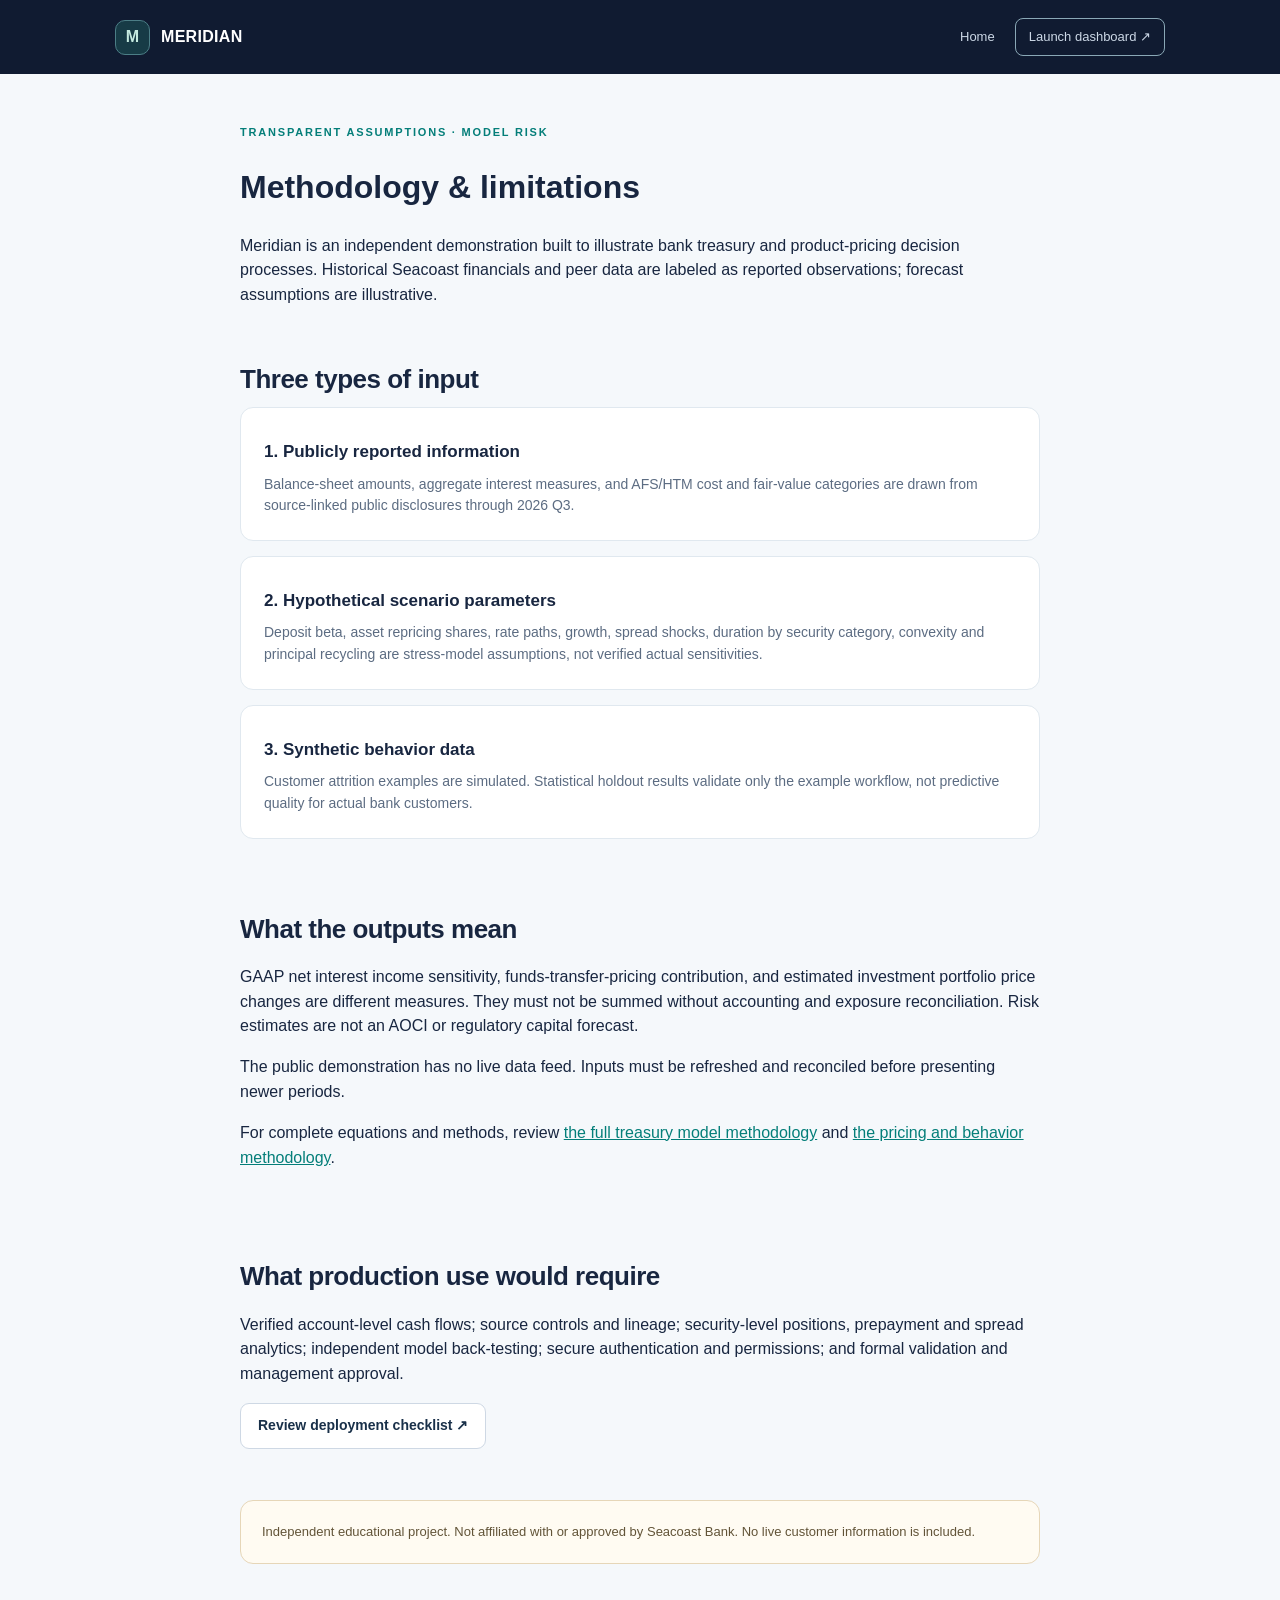
<file: methodology.html>
<!doctype html><html lang="en"><head><meta charset="utf-8"><meta name="viewport" content="width=device-width,initial-scale=1"><title>Methodology | Meridian Treasury Intelligence</title><link rel="stylesheet" href="styles.css"></head><body><header class="topbar"><div class="container topbar-inner"><a class="brand" href="./"><span class="logo">M</span> MERIDIAN</a><nav class="nav"><a href="./">Home</a><a href="dashboard.html">Launch dashboard ↗</a></nav></div></header><main class="container" style="max-width:850px;padding-top:50px;padding-bottom:60px"><div class="eyebrow" style="color:var(--teal)">Transparent assumptions · model risk</div><h1>Methodology & limitations</h1><p>Meridian is an independent demonstration built to illustrate bank treasury and product-pricing decision processes. Historical Seacoast financials and peer data are labeled as reported observations; forecast assumptions are illustrative.</p><section class="section"><h2>Three types of input</h2><div class="featuregrid" style="grid-template-columns:1fr"><div class="feature"><h3>1. Publicly reported information</h3><p>Balance-sheet amounts, aggregate interest measures, and AFS/HTM cost and fair-value categories are drawn from source-linked public disclosures through 2026 Q3.</p></div><div class="feature"><h3>2. Hypothetical scenario parameters</h3><p>Deposit beta, asset repricing shares, rate paths, growth, spread shocks, duration by security category, convexity and principal recycling are stress-model assumptions, not verified actual sensitivities.</p></div><div class="feature"><h3>3. Synthetic behavior data</h3><p>Customer attrition examples are simulated. Statistical holdout results validate only the example workflow, not predictive quality for actual bank customers.</p></div></div></section><section class="section"><h2>What the outputs mean</h2><p>GAAP net interest income sensitivity, funds-transfer-pricing contribution, and estimated investment portfolio price changes are different measures. They must not be summed without accounting and exposure reconciliation. Risk estimates are not an AOCI or regulatory capital forecast.</p><p>The public demonstration has no live data feed. Inputs must be refreshed and reconciled before presenting newer periods.</p><p>For complete equations and methods, review <a style="color:var(--teal);text-decoration:underline" href="source/docs/METHODOLOGY.md">the full treasury model methodology</a> and <a style="color:var(--teal);text-decoration:underline" href="source/docs/PRICING_BEHAVIOR_METHODOLOGY.md">the pricing and behavior methodology</a>.</p></section><section class="section"><h2>What production use would require</h2><p>Verified account-level cash flows; source controls and lineage; security-level positions, prepayment and spread analytics; independent model back-testing; secure authentication and permissions; and formal validation and management approval.</p><p><a class="btn btn-light" href="source/docs/DEPLOYMENT_CHECKLIST.md">Review deployment checklist ↗</a></p></section><div class="disclosure">Independent educational project. Not affiliated with or approved by Seacoast Bank. No live customer information is included.</div></main></body></html>
</file>
<file: styles.css>
:root{--navy:#101b31;--navy2:#182945;--paper:#f5f8fb;--ink:#182640;--muted:#5c6c82;--teal:#047e79;--line:#e0e8ef;--white:white;--gold:#d8a658}
*{box-sizing:border-box}html{scroll-behavior:smooth}body{margin:0;background:var(--paper);color:var(--ink);font-family:Inter,ui-sans-serif,-apple-system,BlinkMacSystemFont,"Segoe UI",sans-serif;line-height:1.55}a{color:inherit;text-decoration:none}a:hover{text-decoration:underline}button{font:inherit} .container{max-width:1100px;margin:auto;padding:0 25px} .topbar{background:var(--navy);color:#fff} .topbar-inner{display:flex;align-items:center;justify-content:space-between;gap:12px;padding-top:18px;padding-bottom:18px}.brand{display:flex;align-items:center;gap:11px;font-weight:800;letter-spacing:.3px}.logo{width:35px;height:35px;border:1px solid #4c7e86;background:#173b46;display:grid;place-items:center;border-radius:10px;font-weight:900;color:#c4e9df}.nav{display:flex;align-items:center;gap:20px;font-size:13px;color:#ccd8e6}.nav a:last-child{border:1px solid #8aa8b6;padding:8px 13px;border-radius:8px}.hero{background:linear-gradient(115deg,#101b31 0%,#193450 75%,#144447 125%);color:#fff;padding:69px 0 58px}.eyebrow{font-size:11px;text-transform:uppercase;letter-spacing:1.8px;color:#8de0d2;font-weight:800}.hero h1{font-size:clamp(31px,5vw,56px);line-height:1.09;letter-spacing:-1.2px;margin:12px 0 18px;max-width:850px}.lead{color:#d8e4ef;font-size:17px;max-width:770px;margin-bottom:26px}.cta-row{display:flex;flex-wrap:wrap;gap:11px;margin-bottom:19px}.btn{display:inline-flex;align-items:center;justify-content:center;border-radius:9px;padding:11px 17px;font-weight:750;font-size:14px;white-space:nowrap}.btn-primary{background:#5ac7b6;color:#062f32}.btn-outline{border:1px solid #8a9bae;color:#fff}.btn-light{border:1px solid #ced8e4;background:#fff;color:#193049}.micro{color:#bacbd6;font-size:12px}.stats{display:grid;grid-template-columns:repeat(4,1fr);gap:14px;margin:25px 0}.stat{padding:17px 20px;border:1px solid var(--line);background:#fff;border-radius:12px}.stat b{display:block;font-size:23px;letter-spacing:-.6px}.stat small{color:var(--muted);font-size:12px}.section{padding:35px 0}.section h2{font-size:26px;letter-spacing:-.5px;margin:0 0 8px}.section>div>p{color:var(--muted);margin:0 0 22px}.featuregrid{display:grid;grid-template-columns:repeat(3,1fr);gap:15px}.feature{padding:23px;background:#fff;border-radius:13px;border:1px solid var(--line)}.feature .count{color:var(--teal);font-weight:850;font-size:12px;letter-spacing:1px}.feature h3{font-size:17px;margin:8px 0}.feature p{font-size:14px;color:var(--muted);margin:0}.preview{border-radius:14px;border:1px solid var(--line);background:#fff;overflow:hidden;box-shadow:0 15px 38px rgba(19,44,77,.08)}.preview img{width:100%;display:block}.preview-link{display:block;padding:13px 19px;font-size:14px;font-weight:750;color:var(--teal)}.download-list{display:grid;grid-template-columns:repeat(2,1fr);gap:12px}.download{display:flex;gap:13px;align-items:flex-start;border:1px solid var(--line);background:#fff;padding:17px 19px;border-radius:12px}.glyph{display:grid;place-items:center;min-width:38px;height:38px;border-radius:9px;background:#e2f4f0;color:#125c59;font-weight:900}.download b{display:block;font-size:14px}.download small{display:block;color:var(--muted);font-size:12px;margin-top:4px}.disclosure{padding:21px;border:1px solid #e6d6b8;background:#fffbf2;border-radius:13px;color:#625438;font-size:13px}.disclosure strong{color:#5c442c}.foot{margin-top:36px;border-top:1px solid #dce5ed;padding:24px 0 35px;color:var(--muted);font-size:12px}.foot-inner{display:flex;justify-content:space-between;gap:12px;flex-wrap:wrap}
@media(max-width:760px){.nav{gap:12px}.nav a:first-child{display:none}.hero{padding:45px 0 40px}.stats{grid-template-columns:repeat(2,1fr)}.featuregrid{grid-template-columns:1fr}.download-list{grid-template-columns:1fr}}
</file>
